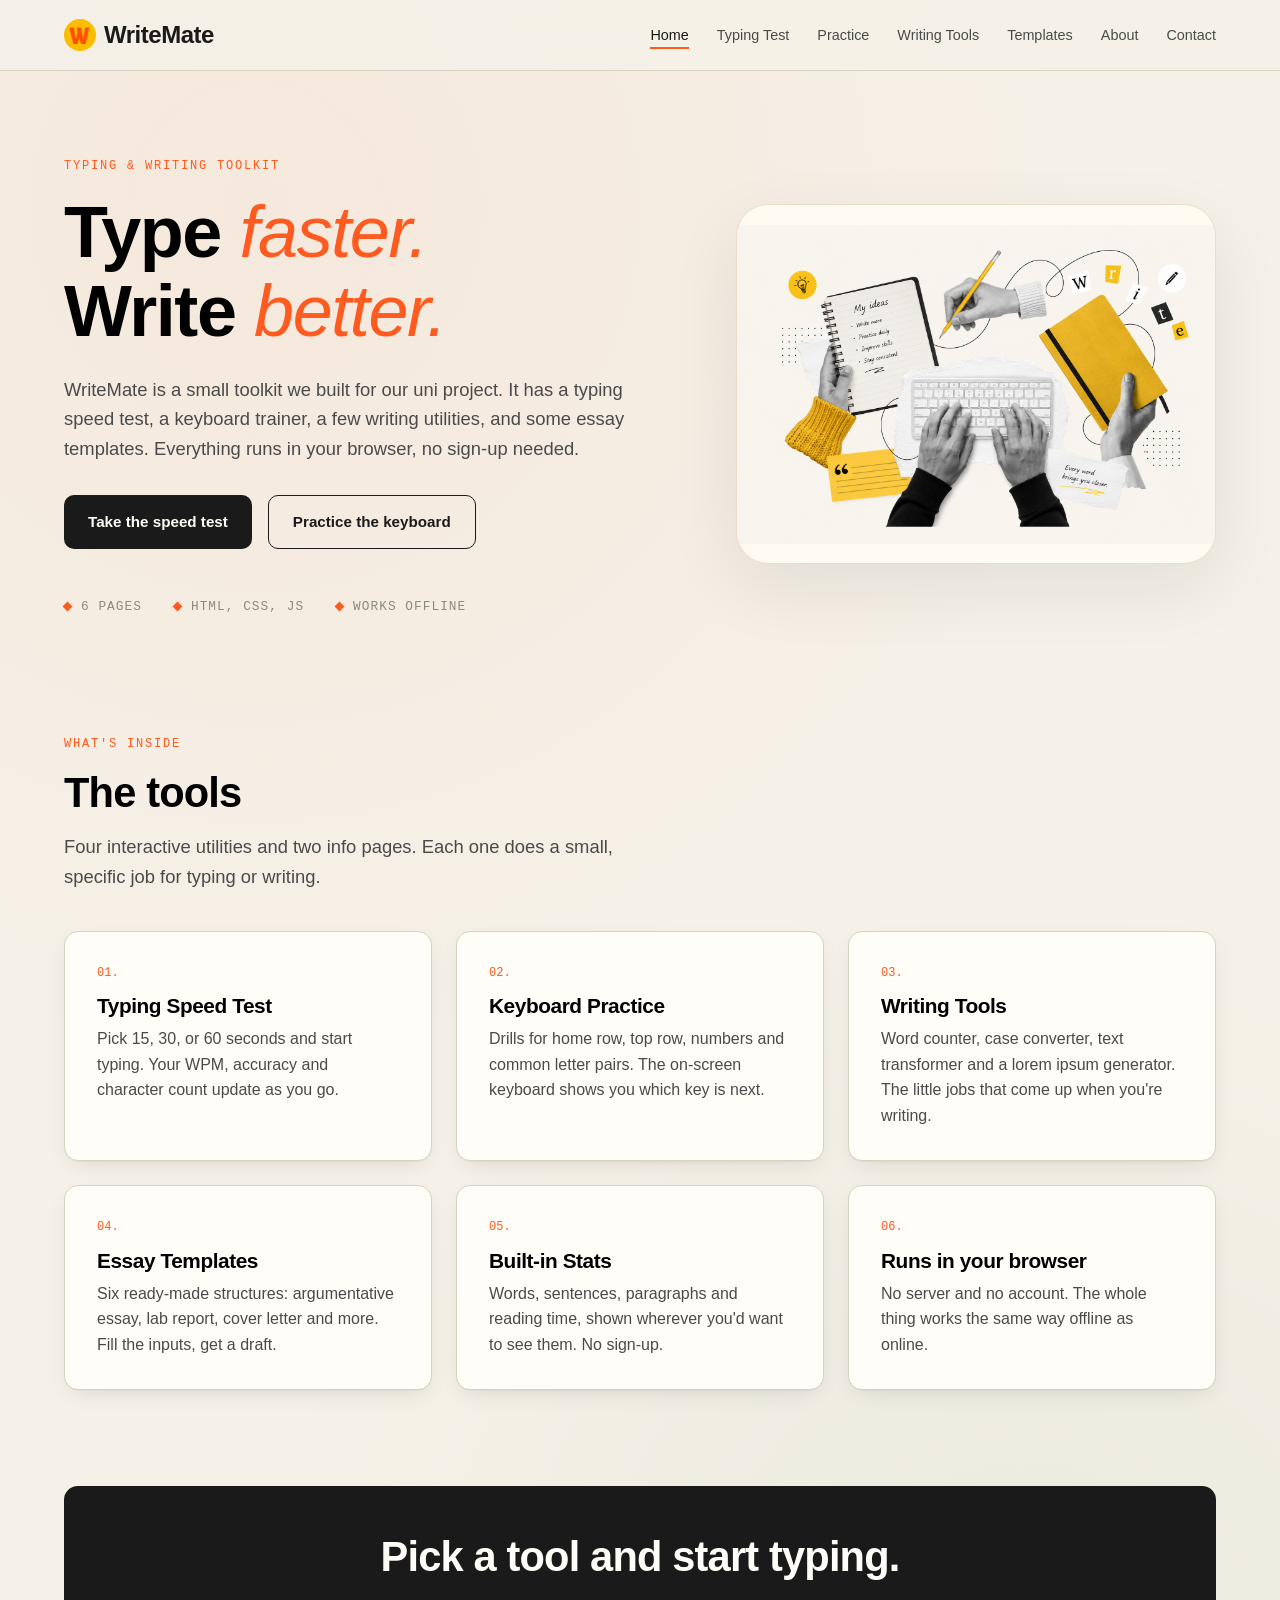
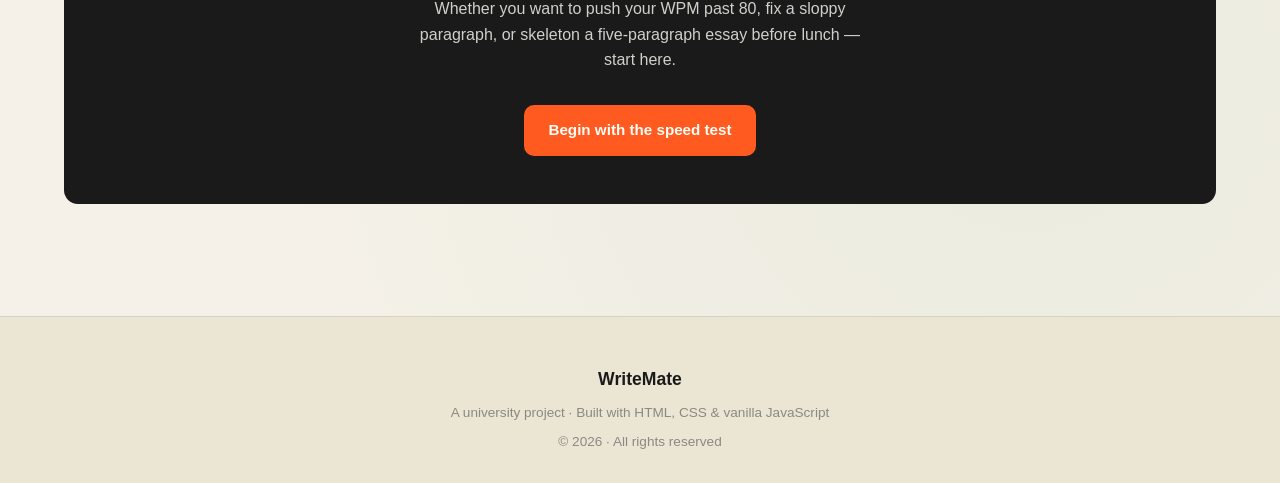
<file: index.html>
<!DOCTYPE html>
<html lang="en">
<head>
  <meta charset="UTF-8" />
  <meta name="viewport" content="width=device-width, initial-scale=1.0" />
  <title>WriteMate — Typing and writing toolkit</title>
  <link rel="icon" type="image/svg+xml" href="images/logo.svg">
  <link rel="stylesheet" href="css/base.css" />
  <link rel="stylesheet" href="css/navbar.css" />
  <link rel="stylesheet" href="css/home.css" />
  <link rel="stylesheet" href="css/responsive.css" />
 
</head>
<body>
  <!-- NAV -->
<nav class="nav">
  <div class="nav-inner">
    <a href="index.html" class="brand">
      <img src="images/logo.svg" alt="WriteMate logo" class="brand-logo"> WriteMate
    </a>

    <button class="nav-toggle" aria-label="Menu">☰</button>

    <ul class="nav-links">
      <li><a href="index.html" class="active">Home</a></li>
      <li><a href="typing-test.html">Typing Test</a></li>
      <li><a href="practice.html">Practice</a></li>
      <li><a href="tools.html">Writing Tools</a></li>
      <li><a href="templates.html">Templates</a></li>
      <li><a href="about.html">About</a></li>
      <li><a href="contact.html">Contact</a></li>
    </ul>
  </div>
</nav>

<!---
  
    <div class="nav-inner">
      <a href="index.html" class="brand"><span class="brand-dot"></span> WriteMate</a>
      <button class="nav-toggle" aria-label="Menu">☰</button>
      <ul class="nav-links">
        <li><a href="index.html">Home</a></li>
        <li><a href="typing-test.html">Typing Test</a></li>
        <li><a href="practice.html">Practice</a></li>
        <li><a href="tools.html">Writing Tools</a></li>
        <li><a href="templates.html">Templates</a></li>
        <li><a href="about.html">About</a></li>
        <li><a href="contact.html">Contact</a></li>
      </ul>
    </div>
  </nav>
--->

  <!-- HERO -->
  <!--
  <section class="hero">
    <div class="eyebrow fade-up">A typing & writing toolkit</div>
    <h1 class="fade-up">
      Type <span class="accent">faster.</span><br />
      Write <span class="accent">better.</span>
    </h1>
    <p class="lead fade-up" style="margin-top:1.5rem;">
      A focused workspace for measuring your typing speed, drilling weak keys,
      shaping ideas into clean prose, and starting essays from proven structures.
      No accounts. No tracking. Just keys and words.
    </p>
    <div class="hero-actions fade-up">
      <a href="typing-test.html" class="btn btn-primary">Take a speed test →</a>
      <a href="practice.html" class="btn btn-ghost">Practice the keyboard</a>
    </div>
    <div class="hero-meta fade-up">
      <span>6 modules</span>
      <span>Built with HTML · CSS · JS</span>
      <span>Works offline</span>
    </div>
  </section>
  -->
  <section class="hero">
    <div class="hero-left">
      <div class="eyebrow fade-up">Typing & writing toolkit</div>
      <h1 class="fade-up">
        Type <span class="accent">faster.</span><br />
        Write <span class="accent">better.</span>
      </h1>
      <p class="lead fade-up" style="margin-top:1.5rem;">
        WriteMate is a small toolkit we built for our uni project. It has a typing speed test,
        a keyboard trainer, a few writing utilities, and some essay templates.
        Everything runs in your browser, no sign-up needed.
      </p>
      <div class="hero-actions fade-up">
        <a href="typing-test.html" class="btn btn-primary">Take the speed test </a>
        <a href="practice.html" class="btn btn-ghost">Practice the keyboard</a>
      </div>
      <div class="hero-meta fade-up">
        <span>6 pages</span>
        <span>HTML, CSS, JS</span>
        <span>Works offline</span>
      </div>
    </div>
  
    <div class="hero-right">
      <div class="hero-svg-box">
        <img src="images/writing.png" alt="">
      </div>
    </div>
  </section>

  <!-- FEATURES -->
  <section class="container">
    <div class="eyebrow">What's inside</div>
    <h2>The tools</h2>
    <p class="lead" style="margin-bottom:2.5rem;">
      Four interactive utilities and two info pages. Each one does a small,
      specific job for typing or writing.
    </p>
  
    <div class="grid-3">
      <a href="typing-test.html" class="card fade-up" style="text-decoration:none; color:inherit;">
        <div class="feature-num">01.</div>
        <h3>Typing Speed Test</h3>
        <p style="color:var(--ink-soft); margin-top:0.5rem;">
          Pick 15, 30, or 60 seconds and start typing. Your WPM, accuracy
          and character count update as you go.
        </p>
      </a>
  
      <a href="practice.html" class="card fade-up" style="text-decoration:none; color:inherit;">
        <div class="feature-num">02.</div>
        <h3>Keyboard Practice</h3>
        <p style="color:var(--ink-soft); margin-top:0.5rem;">
          Drills for home row, top row, numbers and common letter pairs.
          The on-screen keyboard shows you which key is next.
        </p>
      </a>
  
      <a href="tools.html" class="card fade-up" style="text-decoration:none; color:inherit;">
        <div class="feature-num">03.</div>
        <h3>Writing Tools</h3>
        <p style="color:var(--ink-soft); margin-top:0.5rem;">
          Word counter, case converter, text transformer and a lorem ipsum
          generator. The little jobs that come up when you're writing.
        </p>
      </a>
  
      <a href="templates.html" class="card fade-up" style="text-decoration:none; color:inherit;">
        <div class="feature-num">04.</div>
        <h3>Essay Templates</h3>
        <p style="color:var(--ink-soft); margin-top:0.5rem;">
          Six ready-made structures: argumentative essay, lab report, cover
          letter and more. Fill the inputs, get a draft.
        </p>
      </a>
  
      <div class="card fade-up">
        <div class="feature-num">05.</div>
        <h3>Built-in Stats</h3>
        <p style="color:var(--ink-soft); margin-top:0.5rem;">
          Words, sentences, paragraphs and reading time, shown wherever
          you'd want to see them. No sign-up.
        </p>
      </div>
  
      <div class="card fade-up">
        <div class="feature-num">06.</div>
        <h3>Runs in your browser</h3>
        <p style="color:var(--ink-soft); margin-top:0.5rem;">
          No server and no account. The whole thing works the same way
          offline as online.
        </p>
      </div>
    </div>
  </section>

  <!-- CTA -->
  <section class="container">
    <div style="background:var(--ink); color:var(--paper); border-radius:var(--radius); padding:3rem 2rem; text-align:center;">
      <h2 style="color:var(--paper);">Pick a tool and start typing.</h2>
      <p style="opacity:0.8; max-width:50ch; margin:1rem auto 2rem;">
        Whether you want to push your WPM past 80, fix a sloppy paragraph, or skeleton a five-paragraph essay before lunch — start here.
      </p>
      <a href="typing-test.html" class="btn" style="background:var(--accent); color:var(--paper);">Begin with the speed test </a>
    </div>
  </section>

  <!-- FOOTER -->
  <footer class="footer">
    <div class="footer-brand">WriteMate</div>
    <p>A university project · Built with HTML, CSS &amp; vanilla JavaScript</p>
    <p style="margin-top:0.5rem;">© <span data-year>2026</span> · All rights reserved</p>
  </footer>

  <script src="js/main.js"></script>
</body>
</html>
</file>
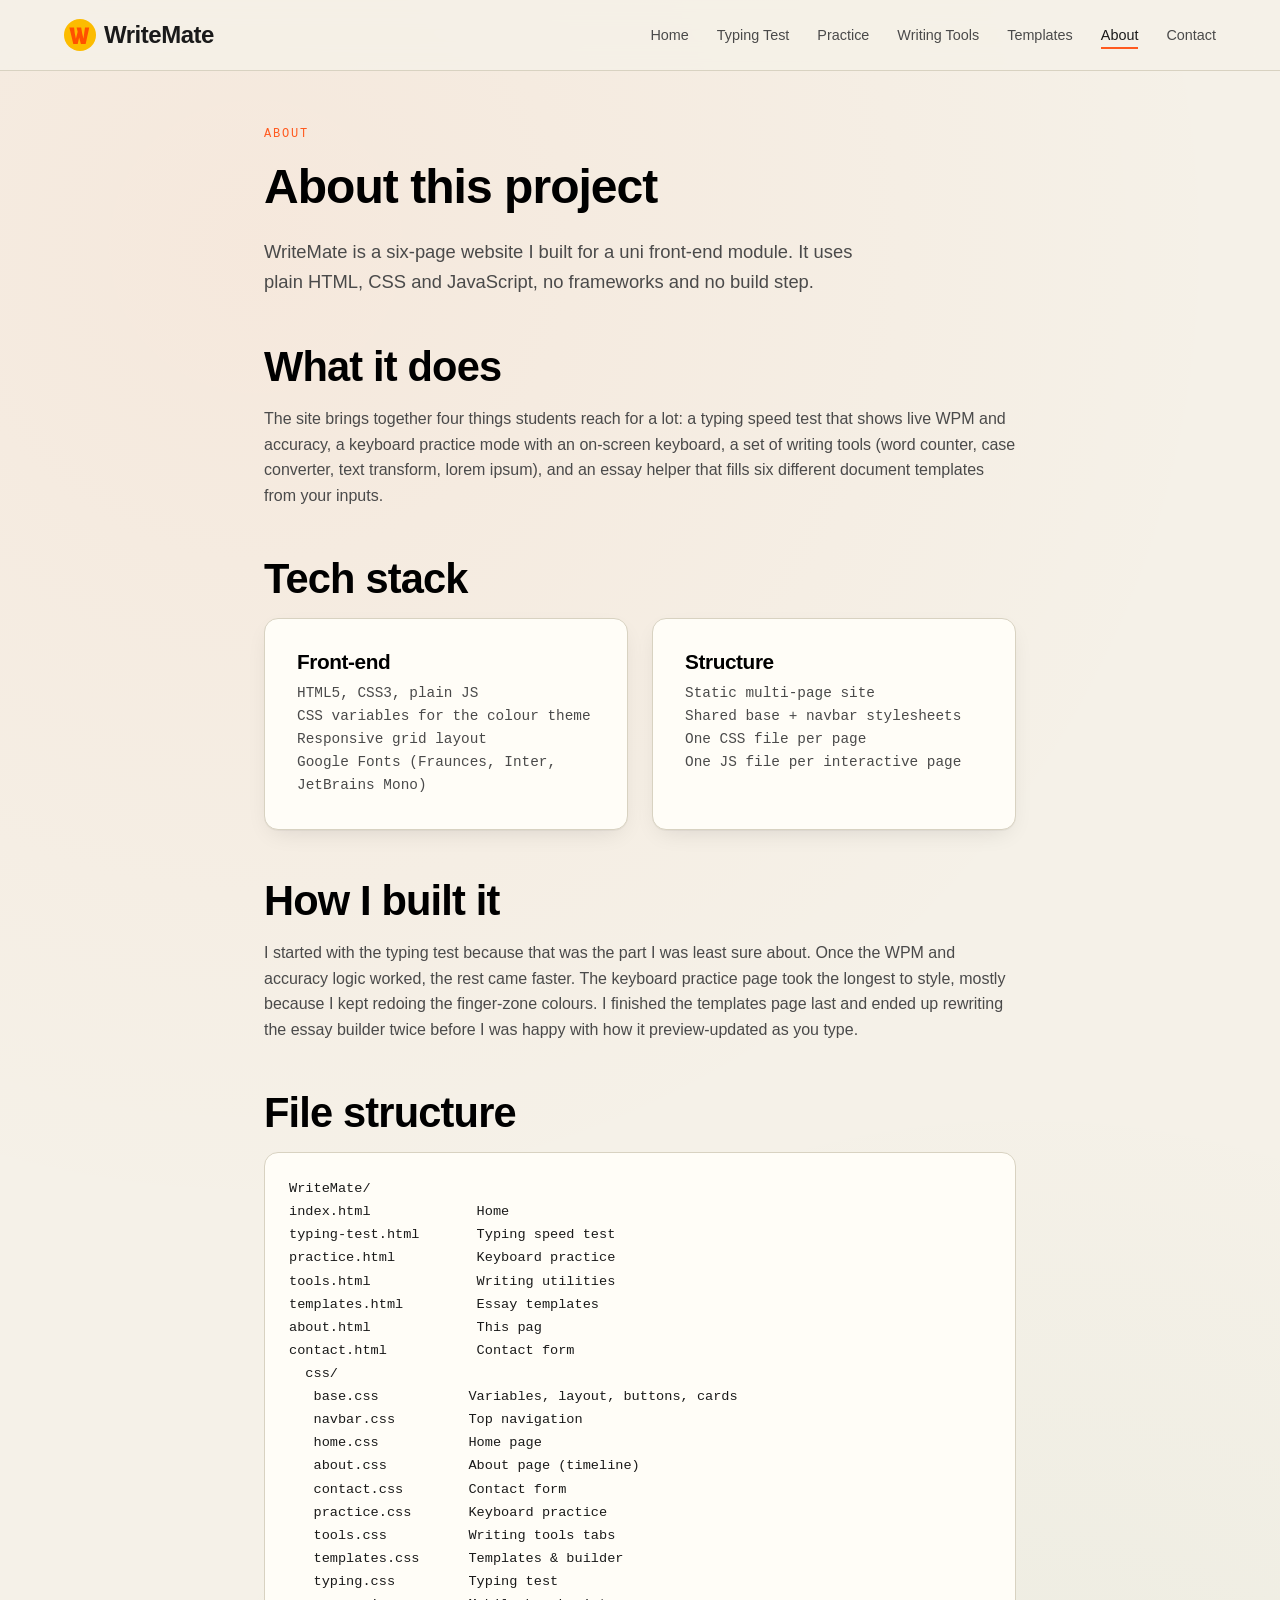
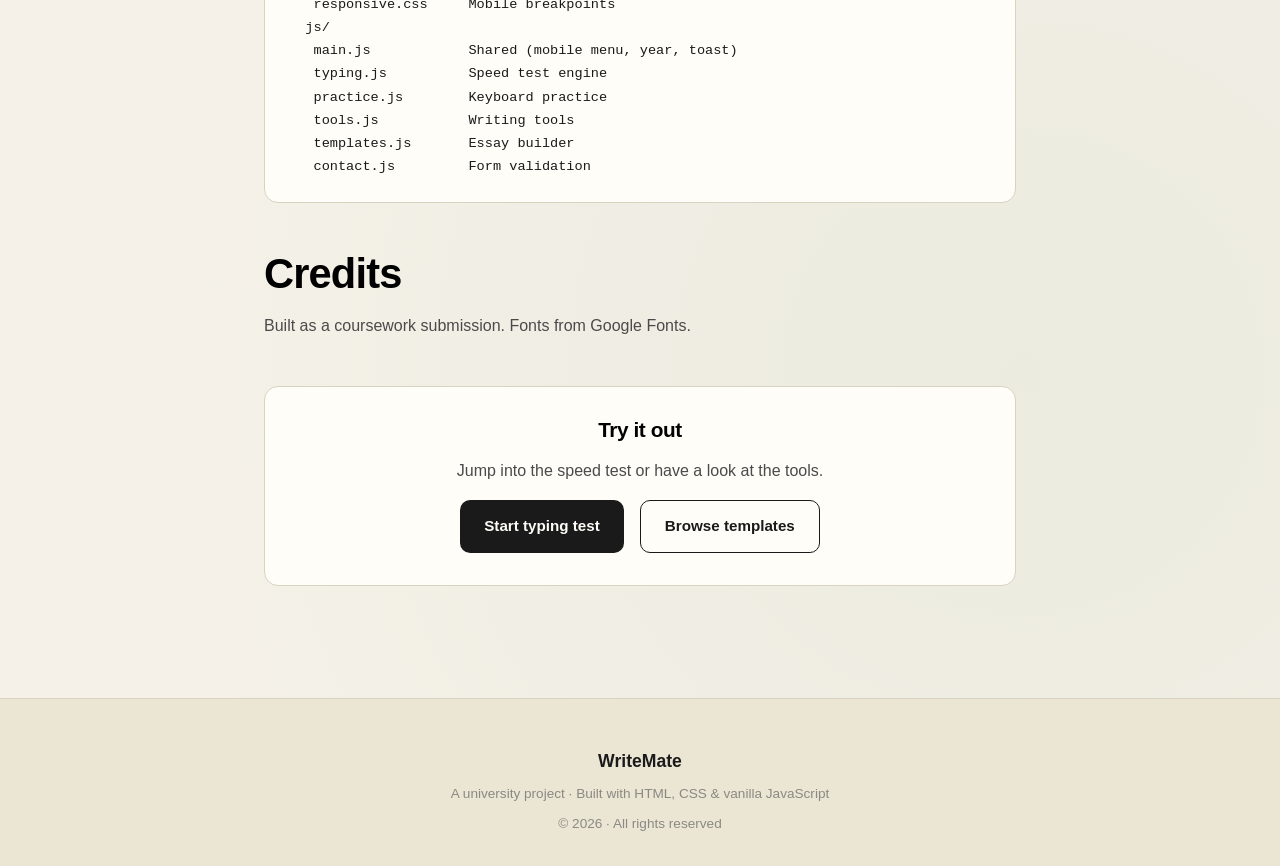
<file: about.html>
<!DOCTYPE html>
<html lang="en">
<head>
  <meta charset="UTF-8" />
  <meta name="viewport" content="width=device-width, initial-scale=1.0" />
  <title>About — WriteMate</title>
  <link rel="icon" type="image/svg+xml" href="images/logo.svg">
  <link rel="stylesheet" href="css/base.css" />
  <link rel="stylesheet" href="css/navbar.css" />
  <link rel="stylesheet" href="css/about.css" />
  <link rel="stylesheet" href="css/responsive.css" />
</head>
<body>

  <nav class="nav">
    <div class="nav-inner">
      <a href="index.html" class="brand"><img src="images/logo.svg" alt="WriteMate logo" class="brand-logo"> WriteMate</a>
      <button class="nav-toggle" aria-label="Menu">☰</button>
      <ul class="nav-links">
        <li><a href="index.html">Home</a></li>
        <li><a href="typing-test.html">Typing Test</a></li>
        <li><a href="practice.html">Practice</a></li>
        <li><a href="tools.html">Writing Tools</a></li>
        <li><a href="templates.html">Templates</a></li>
        <li><a href="about.html">About</a></li>
        <li><a href="contact.html">Contact</a></li>
      </ul>
    </div>
  </nav>

  <section class="container-narrow">
    <div class="eyebrow">About</div>
    <h1 style="font-size:clamp(2rem,4vw,3rem);">About this project</h1>
    <p class="lead" style="margin-top:1.5rem;">
      WriteMate is a six-page website I built for a uni front-end module.
      It uses plain HTML, CSS and JavaScript, no frameworks and no build step.
    </p>
  
    <h2 style="margin-top:3rem;">What it does</h2>
    <p style="color:var(--ink-soft); margin-top:1rem;">
      The site brings together four things students reach for a lot:
      a typing speed test that shows live WPM and accuracy, a keyboard
      practice mode with an on-screen keyboard, a set of writing tools
      (word counter, case converter, text transform, lorem ipsum), and an
      essay helper that fills six different document templates from your inputs.
    </p>
  
    <h2 style="margin-top:3rem;">Tech stack</h2>
    <div class="grid-2" style="margin-top:1rem;">
      <div class="card">
        <h3>Front-end</h3>
        <p style="font-family:var(--mono); font-size:0.9rem; color:var(--ink-soft); margin-top:0.5rem;">
          HTML5, CSS3, plain JS<br />
          CSS variables for the colour theme<br />
          Responsive grid layout<br />
          Google Fonts (Fraunces, Inter, JetBrains Mono)
        </p>
      </div>
      <div class="card">
        <h3>Structure</h3>
        <p style="font-family:var(--mono); font-size:0.9rem; color:var(--ink-soft); margin-top:0.5rem;">
          Static multi-page site<br />
          Shared base + navbar stylesheets<br />
          One CSS file per page<br />
          One JS file per interactive page
        </p>
      </div>
    </div>
  
    <h2 style="margin-top:3rem;">How I built it</h2>
    <p style="color:var(--ink-soft); margin-top:1rem;">
      I started with the typing test because that was the part I was least
      sure about. Once the WPM and accuracy logic worked, the rest came
      faster. The keyboard practice page took the longest to style, mostly
      because I kept redoing the finger-zone colours. I finished the
      templates page last and ended up rewriting the essay builder twice
      before I was happy with how it preview-updated as you type.
    </p>
  
    <h2 style="margin-top:3rem;">File structure</h2>
    <pre style="background:var(--paper); border:1px solid var(--line); border-radius:var(--radius); padding:1.5rem; font-family:var(--mono); font-size:0.85rem; overflow-x:auto; line-height:1.7;">WriteMate/
index.html             Home
typing-test.html       Typing speed test
practice.html          Keyboard practice
tools.html             Writing utilities
templates.html         Essay templates
about.html             This pag
contact.html           Contact form
  css/
   base.css           Variables, layout, buttons, cards
   navbar.css         Top navigation
   home.css           Home page
   about.css          About page (timeline)
   contact.css        Contact form
   practice.css       Keyboard practice
   tools.css          Writing tools tabs
   templates.css      Templates &amp; builder
   typing.css         Typing test
   responsive.css     Mobile breakpoints
  js/
   main.js            Shared (mobile menu, year, toast)
   typing.js          Speed test engine
   practice.js        Keyboard practice
   tools.js           Writing tools
   templates.js       Essay builder
   contact.js         Form validation</pre>
  
    <h2 style="margin-top:3rem;">Credits</h2>
    <p style="color:var(--ink-soft); margin-top:1rem;">
      Built as a coursework submission. Fonts from Google Fonts.
    </p>
  
    <div style="margin-top:3rem; padding:2rem; background:var(--paper); border:1px solid var(--line); border-radius:var(--radius); text-align:center;">
      <h3>Try it out</h3>
      <p style="color:var(--ink-soft); margin:1rem 0;">Jump into the speed test or have a look at the tools.</p>
      <div style="display:flex; gap:1rem; justify-content:center; flex-wrap:wrap;">
        <a href="typing-test.html" class="btn btn-primary">Start typing test </a>
        <a href="templates.html" class="btn btn-ghost">Browse templates</a>
      </div>
    </div>
  </section>

  <footer class="footer">
    <div class="footer-brand">WriteMate</div>
    <p>A university project · Built with HTML, CSS &amp; vanilla JavaScript</p>
    <p style="margin-top:0.5rem;">© <span data-year>2026</span> · All rights reserved</p>
  </footer>

  <script src="js/main.js"></script>
</body>
</html>
</file>
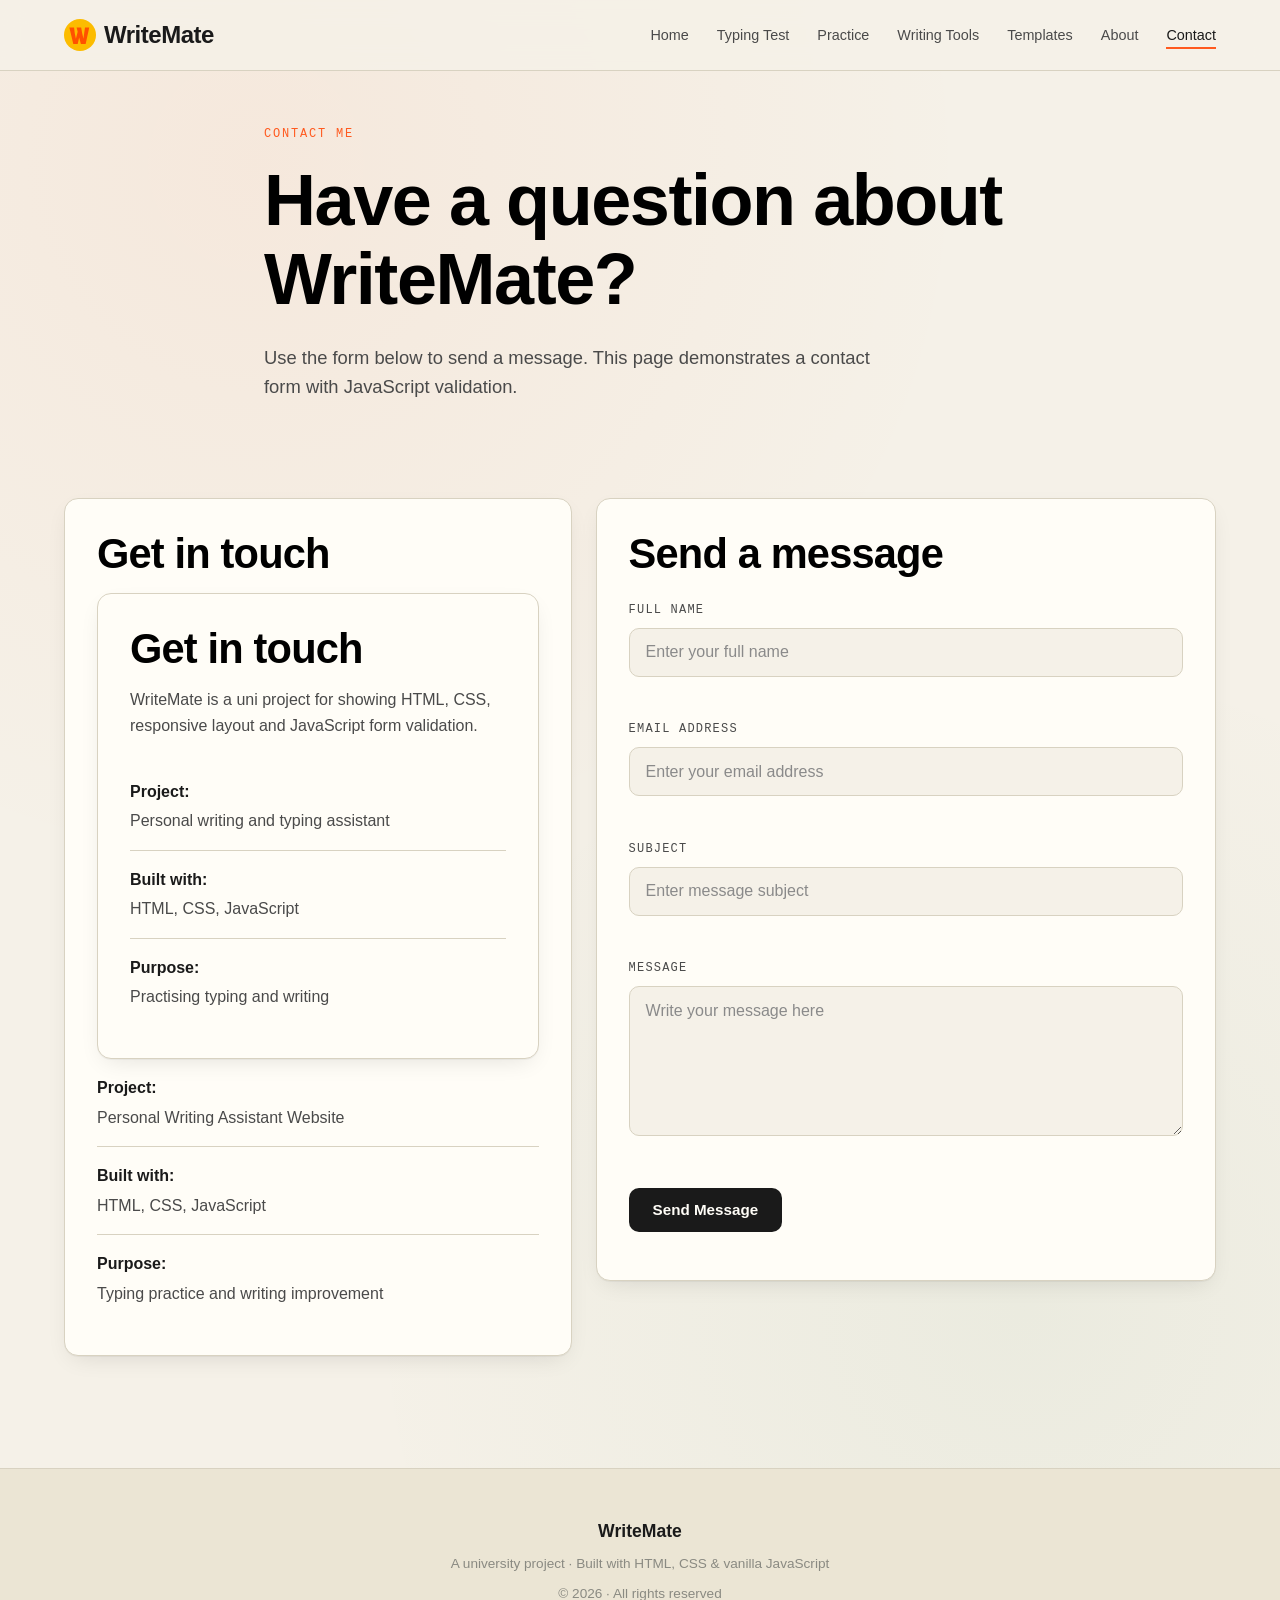
<file: contact.html>
<!DOCTYPE html>
<html lang="en">
<head>
  <meta charset="UTF-8" />
  <meta name="viewport" content="width=device-width, initial-scale=1.0" />

  <title>Contact — WriteMate</title>
  <link rel="icon" type="image/svg+xml" href="images/logo.svg">
  <link rel="stylesheet" href="css/base.css" />
  <link rel="stylesheet" href="css/navbar.css" />
  <link rel="stylesheet" href="css/contact.css" />
  <link rel="stylesheet" href="css/responsive.css" />

  <!-- Internal Style Sheet Example -->
  <style>
    .internal-style-note {
      background-color: #fff3e6;
      border-left: 4px solid #ff5a1f;
      padding: 1rem;
      border-radius: 10px;
      margin-top: 1.5rem;
      color: #4a4a4a;
    }
  </style>
</head>
<body>

  <!-- NAV -->
  <nav class="nav">
    <div class="nav-inner">
      <a href="index.html" class="brand">
        <img src="images/logo.svg" alt="WriteMate logo" class="brand-logo">  WriteMate
      </a>

      <button class="nav-toggle" aria-label="Menu">☰</button>

      <ul class="nav-links">
        <li><a href="index.html">Home</a></li>
        <li><a href="typing-test.html">Typing Test</a></li>
        <li><a href="practice.html">Practice</a></li>
        <li><a href="tools.html">Writing Tools</a></li>
        <li><a href="templates.html">Templates</a></li>
        <li><a href="about.html">About</a></li>
        <li><a href="contact.html" class="active">Contact</a></li>
      </ul>
    </div>
  </nav>

  <main>
    <section class="container-narrow">
      <div class="eyebrow">Contact me</div>

      <h1>Have a question about WriteMate?</h1>

      <p class="lead" style="margin-top: 1.5rem;">
        Use the form below to send a message. This page demonstrates a contact form
        with JavaScript validation.
      </p>


    </section>

    <section class="container">
      <div class="contact-layout">
        <div class="contact-info card">
          <h2>Get in touch</h2>

          <div class="contact-info card">
            <h2>Get in touch</h2>
          
            <p>
              WriteMate is a uni project for showing HTML, CSS, responsive
              layout and JavaScript form validation.
            </p>
          
            <div class="contact-detail">
              <strong>Project:</strong>
              <span>Personal writing and typing assistant</span>
            </div>
          
            <div class="contact-detail">
              <strong>Built with:</strong>
              <span>HTML, CSS, JavaScript</span>
            </div>
          
            <div class="contact-detail">
              <strong>Purpose:</strong>
              <span>Practising typing and writing</span>
            </div>
          </div>
          <div class="contact-detail">
            <strong>Project:</strong>
            <span>Personal Writing Assistant Website</span>
          </div>

          <div class="contact-detail">
            <strong>Built with:</strong>
            <span>HTML, CSS, JavaScript</span>
          </div>

          <div class="contact-detail">
            <strong>Purpose:</strong>
            <span>Typing practice and writing improvement</span>
          </div>
        </div>

        <div class="contact-form-card card">
          <h2>Send a message</h2>

          <form id="contact-form" novalidate>
            <div class="form-group">
              <label for="name">Full Name</label>
              <input type="text" id="name" placeholder="Enter your full name" />
              <small class="error-message" id="name-error"></small>
            </div>

            <div class="form-group">
              <label for="email">Email Address</label>
              <input type="email" id="email" placeholder="Enter your email address" />
              <small class="error-message" id="email-error"></small>
            </div>

            <div class="form-group">
              <label for="subject">Subject</label>
              <input type="text" id="subject" placeholder="Enter message subject" />
              <small class="error-message" id="subject-error"></small>
            </div>

            <div class="form-group">
              <label for="message">Message</label>
              <textarea id="message" placeholder="Write your message here"></textarea>
              <small class="error-message" id="message-error"></small>
            </div>

            <button type="submit" class="btn btn-primary">Send Message</button>

            <p id="form-status"></p>
          </form>
        </div>
      </div>
    </section>
  </main>

  <!-- FOOTER -->
  <footer class="footer">
    <div class="footer-brand">WriteMate</div>
    <p>A university project · Built with HTML, CSS &amp; vanilla JavaScript</p>
    <p style="margin-top:0.5rem;">© <span data-year>2026</span> · All rights reserved</p>
  </footer>

  <script src="js/main.js"></script>
  <script src="js/contact.js"></script>
</body>
</html>
</file>
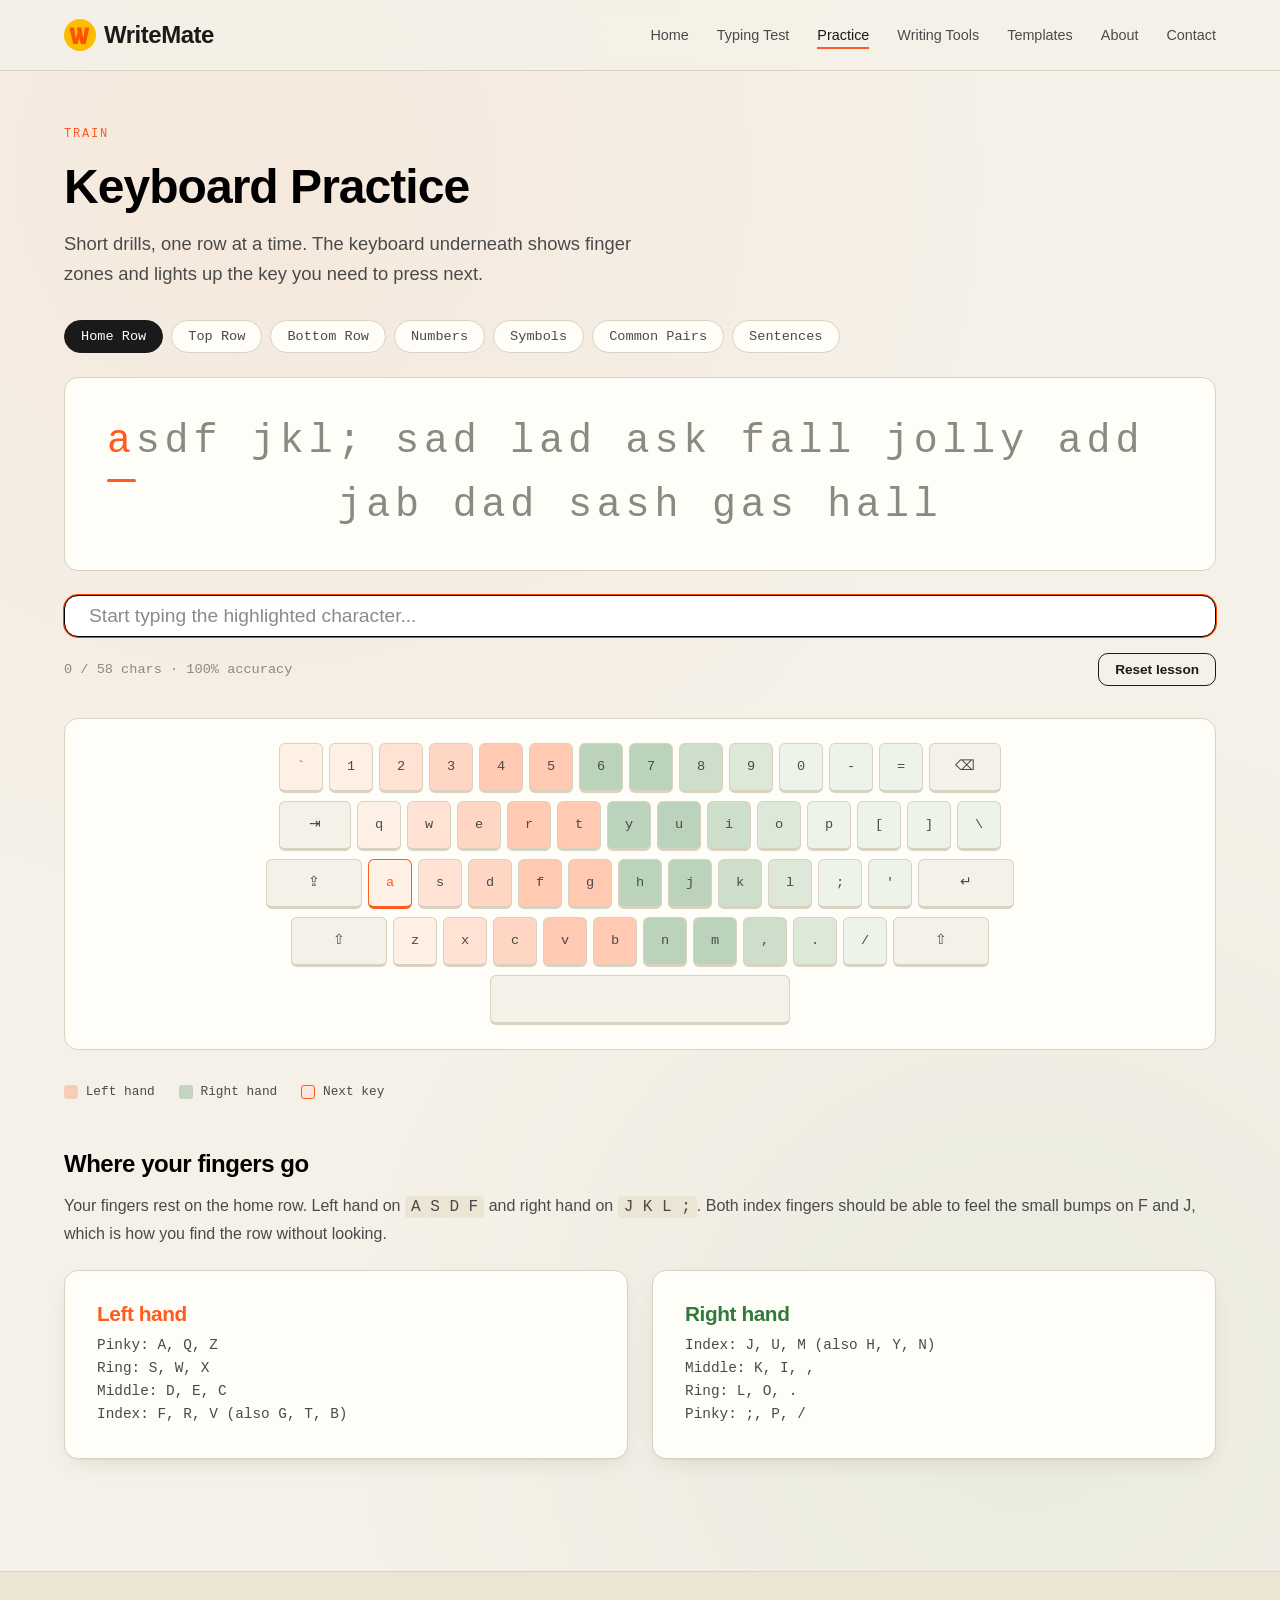
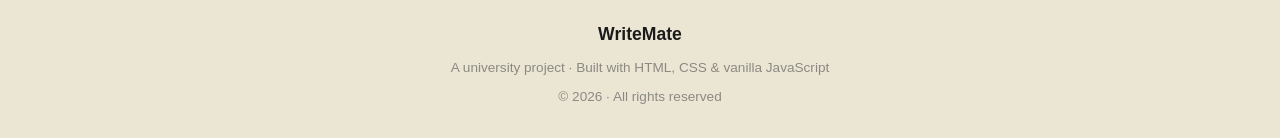
<file: practice.html>
<!DOCTYPE html>
<html lang="en">
<head>
  <meta charset="UTF-8" />
  <meta name="viewport" content="width=device-width, initial-scale=1.0" />
  <title>Keyboard Practice — WriteMate</title>
  <link rel="icon" type="image/svg+xml" href="images/logo.svg">
  <link rel="stylesheet" href="css/base.css" />
  <link rel="stylesheet" href="css/navbar.css" />
  <link rel="stylesheet" href="css/practice.css" />
  <link rel="stylesheet" href="css/responsive.css" />
</head>
<body>

  <nav class="nav">
    <div class="nav-inner">
      <a href="index.html" class="brand"><img src="images/logo.svg" alt="WriteMate logo" class="brand-logo">WriteMate</a>
      <button class="nav-toggle" aria-label="Menu">☰</button>
      <ul class="nav-links">
        <li><a href="index.html">Home</a></li>
        <li><a href="typing-test.html">Typing Test</a></li>
        <li><a href="practice.html">Practice</a></li>
        <li><a href="tools.html">Writing Tools</a></li>
        <li><a href="templates.html">Templates</a></li>
        <li><a href="about.html">About</a></li>
        <li><a href="contact.html">Contact</a></li>
      </ul>
    </div>
  </nav>

  <section class="container">
    <div class="eyebrow">Train</div>
    <h1 style="font-size:clamp(2rem,4vw,3rem);">Keyboard Practice</h1>
    <p class="lead" style="margin-top:1rem;">
      Short drills, one row at a time. The keyboard underneath shows
      finger zones and lights up the key you need to press next.
    </p>

    <!-- LESSON PICKER -->
    <div class="lesson-pills" style="margin-top:2rem;">
      <button class="lesson-pill active" data-lesson="homerow">Home Row</button>
      <button class="lesson-pill" data-lesson="toprow">Top Row</button>
      <button class="lesson-pill" data-lesson="bottomrow">Bottom Row</button>
      <button class="lesson-pill" data-lesson="numbers">Numbers</button>
      <button class="lesson-pill" data-lesson="symbols">Symbols</button>
      <button class="lesson-pill" data-lesson="bigrams">Common Pairs</button>
      <button class="lesson-pill" data-lesson="sentences">Sentences</button>
    </div>

    <!-- TARGET TEXT -->
    <div class="practice-target" id="practice-target"></div>

    <!-- INPUT -->
    <input
      type="text"
      class="typing-input"
      id="practice-input"
      autocomplete="off"
      autocorrect="off"
      autocapitalize="off"
      spellcheck="false"
      placeholder="Start typing the highlighted character..."
    />

    <div style="display:flex; justify-content:space-between; align-items:center; margin-top:1rem; flex-wrap:wrap; gap:1rem;">
      <div id="practice-status" style="font-family:var(--mono); font-size:0.85rem; color:var(--ink-mute);"></div>
      <button class="btn btn-ghost btn-small" id="practice-reset">Reset lesson</button>
    </div>

    <!-- VISUAL KEYBOARD -->
    <div class="keyboard" id="keyboard"></div>

    <!-- LEGEND -->
    <div style="display:flex; gap:1.5rem; flex-wrap:wrap; font-family:var(--mono); font-size:0.8rem; color:var(--ink-soft); margin-top:1rem;">
      <span><span style="display:inline-block; width:14px; height:14px; background:rgba(255,90,31,0.24); border-radius:3px; vertical-align:middle;"></span> Left hand</span>
      <span><span style="display:inline-block; width:14px; height:14px; background:rgba(47,122,61,0.24); border-radius:3px; vertical-align:middle;"></span> Right hand</span>
      <span><span style="display:inline-block; width:14px; height:14px; background:var(--accent-soft); border:1px solid var(--accent); border-radius:3px; vertical-align:middle;"></span> Next key</span>
    </div>

    <!-- FINGER GUIDE -->
    <div style="margin-top:3rem;">
      <h2 style="font-size:1.5rem;">Where your fingers go</h2>
      <p style="color:var(--ink-soft); margin:1rem 0;">
        Your fingers rest on the home row. Left hand on
        <code style="font-family:var(--mono); background:var(--bg-deep); padding:2px 6px; border-radius:4px;">A S D F</code>
        and right hand on
        <code style="font-family:var(--mono); background:var(--bg-deep); padding:2px 6px; border-radius:4px;">J K L ;</code>.
        Both index fingers should be able to feel the small bumps on F and J,
        which is how you find the row without looking.
      </p>
      <div class="grid-2" style="margin-top:1.5rem;">
        <div class="card">
          <h3 style="color:var(--accent);">Left hand</h3>
          <p style="font-family:var(--mono); font-size:0.9rem; color:var(--ink-soft); margin-top:0.5rem;">
            Pinky: A, Q, Z<br />
            Ring: S, W, X<br />
            Middle: D, E, C<br />
            Index: F, R, V (also G, T, B)
          </p>
        </div>
        <div class="card">
          <h3 style="color:var(--good);">Right hand</h3>
          <p style="font-family:var(--mono); font-size:0.9rem; color:var(--ink-soft); margin-top:0.5rem;">
            Index: J, U, M (also H, Y, N)<br />
            Middle: K, I, ,<br />
            Ring: L, O, .<br />
            Pinky: ;, P, /
          </p>
        </div>
      </div>
    </div>
  </section>

  <footer class="footer">
    <div class="footer-brand">WriteMate</div>
    <p>A university project · Built with HTML, CSS &amp; vanilla JavaScript</p>
    <p style="margin-top:0.5rem;">© <span data-year>2026</span> · All rights reserved</p>
  </footer>

  <script src="js/main.js"></script>
  <script src="js/practice.js"></script>
</body>
</html>
</file>
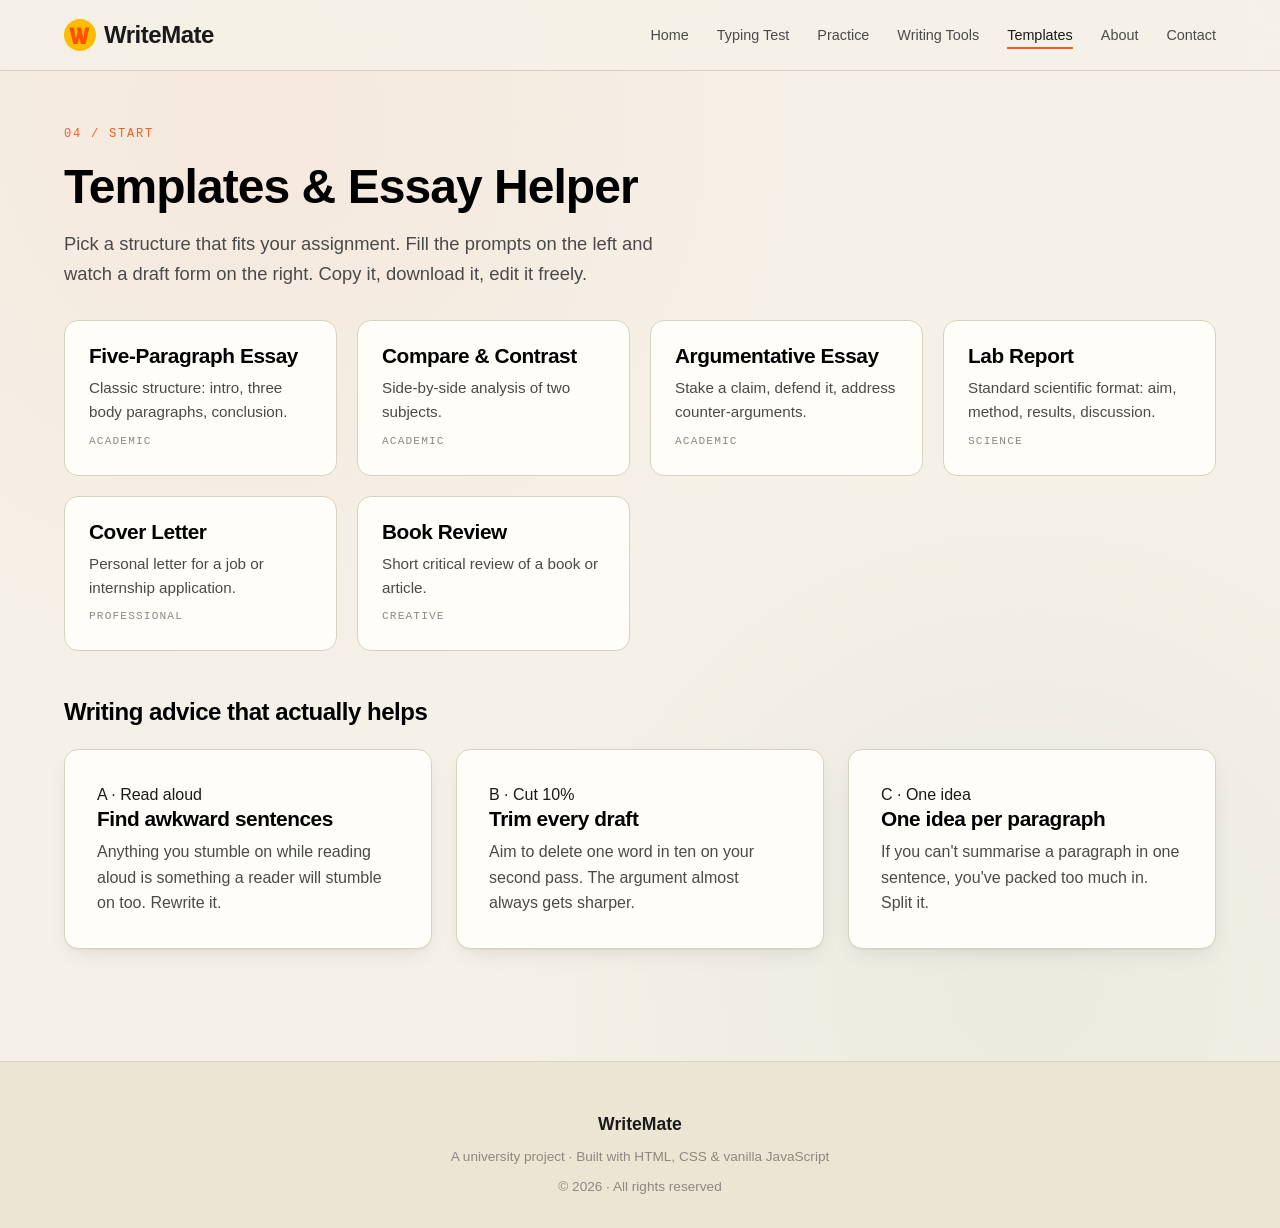
<file: templates.html>
<!DOCTYPE html>
<html lang="en">
<head>
  <meta charset="UTF-8" />
  <meta name="viewport" content="width=device-width, initial-scale=1.0" />
  <title>Templates & Essay Helper — WriteMate</title>
  <link rel="icon" type="image/svg+xml" href="images/logo.svg">
  <link rel="stylesheet" href="css/base.css" />
  <link rel="stylesheet" href="css/navbar.css" />
  <link rel="stylesheet" href="css/templates.css" />
  <link rel="stylesheet" href="css/responsive.css" />
</head>
<body>

  <nav class="nav">
    <div class="nav-inner">
      <a href="index.html" class="brand"><img src="images/logo.svg" alt="WriteMate logo" class="brand-logo"> WriteMate</a>
      <button class="nav-toggle" aria-label="Menu">☰</button>
      <ul class="nav-links">
        <li><a href="index.html">Home</a></li>
        <li><a href="typing-test.html">Typing Test</a></li>
        <li><a href="practice.html">Practice</a></li>
        <li><a href="tools.html">Writing Tools</a></li>
        <li><a href="templates.html">Templates</a></li>
        <li><a href="about.html">About</a></li>
        <li><a href="contact.html">Contact</a></li>
      </ul>
    </div>
  </nav>

  <section class="container">
    <div class="eyebrow">04 / Start</div>
    <h1 style="font-size:clamp(2rem,4vw,3rem);">Templates &amp; Essay Helper</h1>
    <p class="lead" style="margin-top:1rem;">
      Pick a structure that fits your assignment. Fill the prompts on the left and watch a draft form on the right.
      Copy it, download it, edit it freely.
    </p>

    <!-- TEMPLATE GRID -->
    <div class="template-grid" id="template-grid"></div>

    <!-- BUILDER -->
    <div class="essay-builder" id="essay-builder" style="display:none;">
      <h2 id="builder-title" style="margin-bottom:1.5rem;"></h2>

      <div class="grid-2">
        <div>
          <h3 style="font-size:1.05rem; margin-bottom:1rem; color:var(--ink-soft);">Fill in the details</h3>
          <div id="builder-fields"></div>
        </div>
        <div>
          <h3 style="font-size:1.05rem; margin-bottom:1rem; color:var(--ink-soft);">Live draft</h3>
          <div class="essay-preview" id="builder-preview"></div>
          <div style="margin-top:1rem; display:flex; gap:0.75rem; flex-wrap:wrap;">
            <button class="btn btn-primary btn-small" id="btn-copy-essay">Copy draft</button>
            <button class="btn btn-ghost btn-small" id="btn-download-essay">Download .txt</button>
          </div>
        </div>
      </div>
    </div>

    <!-- TIPS -->
    <div style="margin-top:3rem;">
      <h2 style="font-size:1.5rem;">Writing advice that actually helps</h2>
      <div class="grid-3" style="margin-top:1.5rem;">
        <div class="card">
          <div class="feature-num">A · Read aloud</div>
          <h3>Find awkward sentences</h3>
          <p style="color:var(--ink-soft); margin-top:0.5rem;">Anything you stumble on while reading aloud is something a reader will stumble on too. Rewrite it.</p>
        </div>
        <div class="card">
          <div class="feature-num">B · Cut 10%</div>
          <h3>Trim every draft</h3>
          <p style="color:var(--ink-soft); margin-top:0.5rem;">Aim to delete one word in ten on your second pass. The argument almost always gets sharper.</p>
        </div>
        <div class="card">
          <div class="feature-num">C · One idea</div>
          <h3>One idea per paragraph</h3>
          <p style="color:var(--ink-soft); margin-top:0.5rem;">If you can't summarise a paragraph in one sentence, you've packed too much in. Split it.</p>
        </div>
      </div>
    </div>
  </section>

  <footer class="footer">
    <div class="footer-brand">WriteMate</div>
    <p>A university project · Built with HTML, CSS &amp; vanilla JavaScript</p>
    <p style="margin-top:0.5rem;">© <span data-year>2026</span> · All rights reserved</p>
  </footer>

  <script src="js/main.js"></script>
  <script src="js/templates.js"></script>
</body>
</html>
</file>
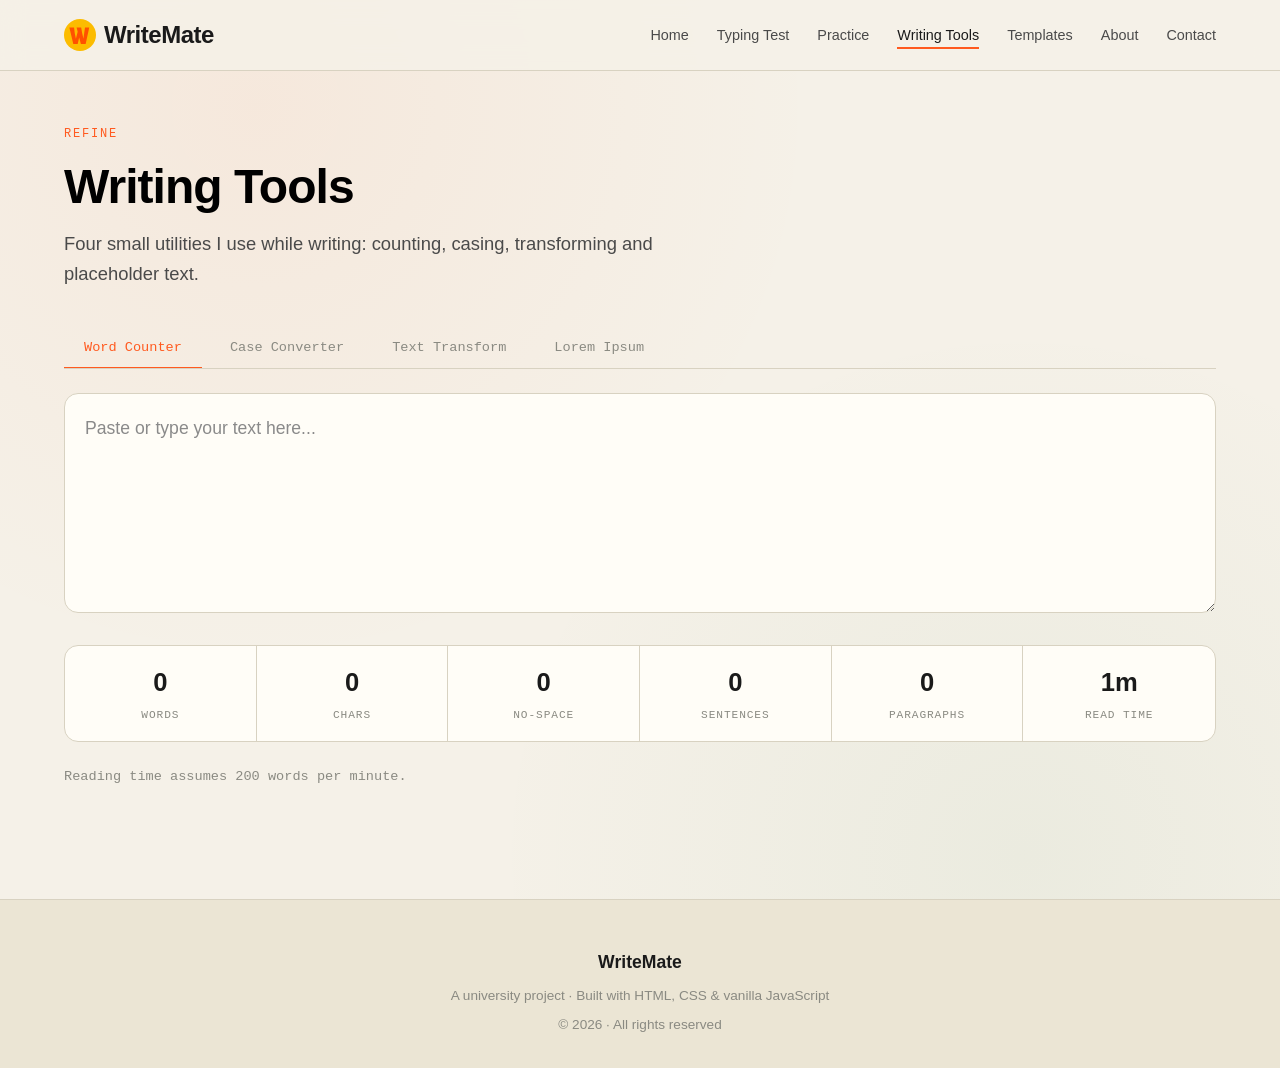
<file: tools.html>
<!DOCTYPE html>
<html lang="en">
<head>
  <meta charset="UTF-8" />
  <meta name="viewport" content="width=device-width, initial-scale=1.0" />
  <title>Writing Tools — WriteMate</title>
  <link rel="icon" type="image/svg+xml" href="images/logo.svg">
  <link rel="stylesheet" href="css/base.css" />
  <link rel="stylesheet" href="css/navbar.css" />
  <link rel="stylesheet" href="css/tools.css" />
  <link rel="stylesheet" href="css/responsive.css" />
</head>
<body>

  <nav class="nav">
    <div class="nav-inner">
      <a href="index.html" class="brand"><img src="images/logo.svg" alt="WriteMate logo" class="brand-logo">  WriteMate</a>
      <button class="nav-toggle" aria-label="Menu">☰</button>
      <ul class="nav-links">
        <li><a href="index.html">Home</a></li>
        <li><a href="typing-test.html">Typing Test</a></li>
        <li><a href="practice.html">Practice</a></li>
        <li><a href="tools.html">Writing Tools</a></li>
        <li><a href="templates.html">Templates</a></li>
        <li><a href="about.html">About</a></li>
        <li><a href="contact.html">Contact</a></li>
      </ul>
    </div>
  </nav>

  <section class="container">
    <div class="eyebrow">Refine</div>
    <h1 style="font-size:clamp(2rem,4vw,3rem);">Writing Tools</h1>
    <p class="lead" style="margin-top:1rem;">
      Four small utilities I use while writing: counting, casing,
      transforming and placeholder text.
    </p>

    <!-- TABS -->
    <div class="tool-tabs" style="margin-top:2.5rem;">
      <button class="tool-tab active" data-tab="stats">Word Counter</button>
      <button class="tool-tab" data-tab="case">Case Converter</button>
      <button class="tool-tab" data-tab="xform">Text Transform</button>
      <button class="tool-tab" data-tab="lorem">Lorem Ipsum</button>
    </div>

    <!-- PANEL: STATS -->
    <div class="tool-panel active" id="panel-stats">
      <textarea class="tool-input" id="stats-input" placeholder="Paste or type your text here..."></textarea>
      <div class="tool-stats">
        <div class="tool-stat"><div class="tool-stat-num" id="cnt-words">0</div><div class="tool-stat-label">Words</div></div>
        <div class="tool-stat"><div class="tool-stat-num" id="cnt-chars">0</div><div class="tool-stat-label">Chars</div></div>
        <div class="tool-stat"><div class="tool-stat-num" id="cnt-chars-nospace">0</div><div class="tool-stat-label">No-space</div></div>
        <div class="tool-stat"><div class="tool-stat-num" id="cnt-sentences">0</div><div class="tool-stat-label">Sentences</div></div>
        <div class="tool-stat"><div class="tool-stat-num" id="cnt-paragraphs">0</div><div class="tool-stat-label">Paragraphs</div></div>
        <div class="tool-stat"><div class="tool-stat-num" id="cnt-time">1m</div><div class="tool-stat-label">Read time</div></div>
      </div>
      <p style="color:var(--ink-mute); font-size:0.85rem; font-family:var(--mono);">
        Reading time assumes 200 words per minute.
      </p>
    </div>

    <!-- PANEL: CASE -->
    <div class="tool-panel" id="panel-case">
      <textarea class="tool-input" id="case-input" placeholder="Paste some text to convert..."></textarea>
      <div class="tool-actions">
        <button class="btn btn-ghost btn-small" data-case="upper">UPPERCASE</button>
        <button class="btn btn-ghost btn-small" data-case="lower">lowercase</button>
        <button class="btn btn-ghost btn-small" data-case="title">Title Case</button>
        <button class="btn btn-ghost btn-small" data-case="sentence">Sentence case</button>
        <button class="btn btn-ghost btn-small" data-case="alt">aLtErNaTiNg</button>
        <button class="btn btn-ghost btn-small" data-case="invert">iNVERT cASE</button>
      </div>
      <div class="tool-output empty" id="case-output">Choose a case style — the result appears here.</div>
      <div style="margin-top:0.75rem;">
        <button class="btn btn-primary btn-small" data-copy="case-output">Copy result</button>
      </div>
    </div>

    <!-- PANEL: TRANSFORM -->
    <div class="tool-panel" id="panel-xform">
      <textarea class="tool-input" id="xf-input" placeholder="Paste text or a list of lines..."></textarea>
      <div class="tool-actions">
        <button class="btn btn-ghost btn-small" data-xf="reverse">Reverse characters</button>
        <button class="btn btn-ghost btn-small" data-xf="reverse-words">Reverse words</button>
        <button class="btn btn-ghost btn-small" data-xf="sort">Sort lines A→Z</button>
        <button class="btn btn-ghost btn-small" data-xf="sort-desc">Sort lines Z→A</button>
        <button class="btn btn-ghost btn-small" data-xf="dedupe">Remove duplicates</button>
        <button class="btn btn-ghost btn-small" data-xf="trim">Trim each line</button>
        <button class="btn btn-ghost btn-small" data-xf="squash">Squash whitespace</button>
        <button class="btn btn-ghost btn-small" data-xf="shuffle">Shuffle lines</button>
      </div>
      <div class="tool-output empty" id="xf-output">Apply a transform — the result appears here.</div>
      <div style="margin-top:0.75rem;">
        <button class="btn btn-primary btn-small" data-copy="xf-output">Copy result</button>
      </div>
    </div>

    <!-- PANEL: LOREM -->
    <div class="tool-panel" id="panel-lorem">
      <div style="display:flex; gap:1rem; flex-wrap:wrap; align-items:flex-end; margin-bottom:1.5rem;">
        <div class="essay-section" style="flex:1; min-width:140px; margin-bottom:0;">
          <label for="lorem-count">Amount</label>
          <input type="number" id="lorem-count" value="3" min="1" max="100" />
        </div>
        <div class="essay-section" style="flex:1; min-width:160px; margin-bottom:0;">
          <label for="lorem-type">Unit</label>
          <select id="lorem-type" style="width:100%; padding:0.75rem 1rem; font-family:var(--sans); font-size:1rem; background:var(--bg); border:1px solid var(--line); border-radius:8px; outline:none;">
            <option value="paragraphs">Paragraphs</option>
            <option value="sentences">Sentences</option>
            <option value="words">Words</option>
          </select>
        </div>
        <button class="btn btn-primary" id="btn-lorem">Generate</button>
      </div>
      <div class="tool-output empty" id="lorem-output">Press generate — placeholder text appears here.</div>
      <div style="margin-top:0.75rem;">
        <button class="btn btn-primary btn-small" data-copy="lorem-output">Copy result</button>
      </div>
    </div>
  </section>

  <footer class="footer">
    <div class="footer-brand">WriteMate</div>
    <p>A university project · Built with HTML, CSS &amp; vanilla JavaScript</p>
    <p style="margin-top:0.5rem;">© <span data-year>2026</span> · All rights reserved</p>
  </footer>

  <script src="js/main.js"></script>
  <script src="js/tools.js"></script>
</body>
</html>
</file>
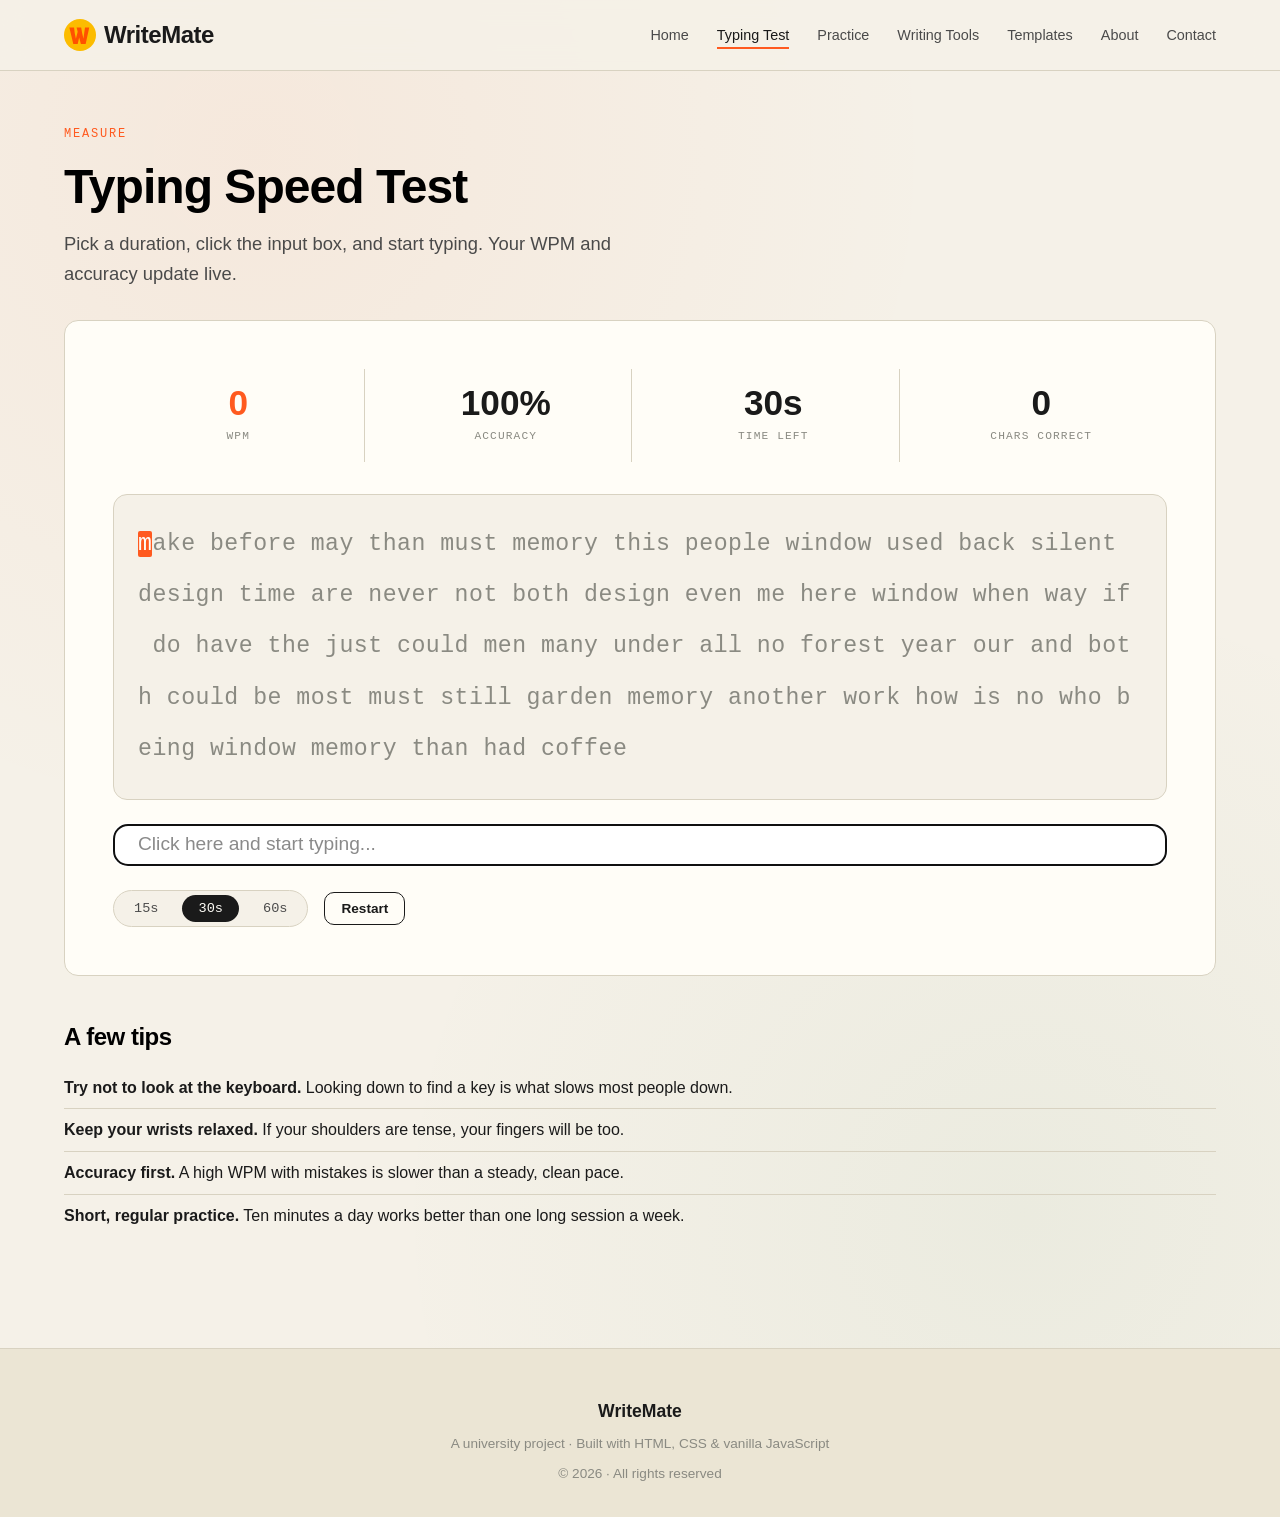
<file: typing-test.html>
<!DOCTYPE html>
<html lang="en">
<head>
  <meta charset="UTF-8" />
  <meta name="viewport" content="width=device-width, initial-scale=1.0" />
  <title>Typing Speed Test — WriteMate</title>
  <link rel="icon" type="image/svg+xml" href="images/logo.svg">
  <link rel="stylesheet" href="css/base.css" />
  <link rel="stylesheet" href="css/navbar.css" />
  <link rel="stylesheet" href="css/typing.css" />
  <link rel="stylesheet" href="css/responsive.css" />
</head>
<body>

  <nav class="nav">
    <div class="nav-inner">
      <a href="index.html" class="brand"><img src="images/logo.svg" alt="WriteMate logo" class="brand-logo">  WriteMate</a>
      <button class="nav-toggle" aria-label="Menu">☰</button>
      <ul class="nav-links">
        <li><a href="index.html">Home</a></li>
        <li><a href="typing-test.html">Typing Test</a></li>
        <li><a href="practice.html">Practice</a></li>
        <li><a href="tools.html">Writing Tools</a></li>
        <li><a href="templates.html">Templates</a></li>
        <li><a href="about.html">About</a></li>
        <li><a href="contact.html">Contact</a></li>
      </ul>
    </div>
  </nav>

  <section class="container">
    <div class="eyebrow">Measure</div>
    <h1 style="font-size:clamp(2rem,4vw,3rem);">Typing Speed Test</h1>
    <p class="lead" style="margin-top:1rem;">
      Pick a duration, click the input box, and start typing. Your WPM
      and accuracy update live.
    </p>

    <!-- TEST STAGE -->
    <div class="typing-stage">
      <!-- Stats -->
      <div class="typing-stats">
        <div class="stat-box">
          <div class="stat-num live" id="stat-wpm">0</div>
          <div class="stat-label">WPM</div>
        </div>
        <div class="stat-box">
          <div class="stat-num" id="stat-acc">100%</div>
          <div class="stat-label">Accuracy</div>
        </div>
        <div class="stat-box">
          <div class="stat-num" id="stat-time">30s</div>
          <div class="stat-label">Time left</div>
        </div>
        <div class="stat-box">
          <div class="stat-num" id="stat-chars">0</div>
          <div class="stat-label">Chars correct</div>
        </div>
      </div>

      <!-- Text -->
      <div class="typing-display" id="typing-display"></div>

      <!-- Input -->
      <input
        type="text"
        class="typing-input"
        id="typing-input"
        autocomplete="off"
        autocorrect="off"
        autocapitalize="off"
        spellcheck="false"
        placeholder="Click here and start typing..."
      />

      <!-- Controls -->
      <div class="test-controls">
        <div class="duration-pills">
          <button class="duration-pill" data-duration="15">15s</button>
          <button class="duration-pill active" data-duration="30">30s</button>
          <button class="duration-pill" data-duration="60">60s</button>
        </div>
        <button class="btn btn-ghost btn-small" id="btn-reset">Restart</button>
      </div>

      <!-- Result banner -->
      <div id="result-banner" style="display:none; margin-top:1.5rem; padding:1.25rem; background:var(--accent-soft); border-radius:8px;"></div>
    </div>

    <!-- Tips -->
    <div style="margin-top:3rem;">
      <h2 style="font-size:1.5rem;">A few tips</h2>
      <ul style="list-style:none; padding:0; margin-top:1rem;">
        <li style="padding:0.5rem 0; border-bottom:1px solid var(--line);"><strong>Try not to look at the keyboard.</strong> Looking down to find a key is what slows most people down.</li>
        <li style="padding:0.5rem 0; border-bottom:1px solid var(--line);"><strong>Keep your wrists relaxed.</strong> If your shoulders are tense, your fingers will be too.</li>
        <li style="padding:0.5rem 0; border-bottom:1px solid var(--line);"><strong>Accuracy first.</strong> A high WPM with mistakes is slower than a steady, clean pace.</li>
        <li style="padding:0.5rem 0;"><strong>Short, regular practice.</strong> Ten minutes a day works better than one long session a week.</li>
      </ul>
    </div>
  </section>

  <footer class="footer">
    <div class="footer-brand">WriteMate</div>
    <p>A university project · Built with HTML, CSS &amp; vanilla JavaScript</p>
    <p style="margin-top:0.5rem;">© <span data-year>2026</span> · All rights reserved</p>
  </footer>

  <script src="js/main.js"></script>
  <script src="js/typing.js"></script>
</body>
</html>
</file>
<file: css/base.css>
/* 
   WriteMate — Shared base design system
   Used by every page
 */


:root {
  --bg: #f5f1e8;
  --bg-deep: #ebe5d4;
  --paper: #fffdf7;
  --ink: #1a1a1a;
  --ink-soft: #4a4a4a;
  --ink-mute: #8a8a82;
  --line: #d8d2c1;
  --accent: #ff5a1f;
  --accent-soft: #ffe6dc;
  --good: #2f7a3d;
  --bad: #c33a3a;
  --shadow: 0 1px 0 rgba(0,0,0,0.04), 0 8px 24px -8px rgba(0,0,0,0.12);
  --radius: 14px;

  --serif: 'Fraunces', Georgia, serif;
  --sans: 'Inter', system-ui, sans-serif;
  --mono: 'JetBrains Mono', ui-monospace, monospace;
}

* {
  box-sizing: border-box;
  margin: 0;
  padding: 0;
}

html {
  scroll-behavior: smooth;
  width: 100%;
  max-width: 100%;
  overflow-x: hidden;
}

body {
  font-family: Arial, Helvetica, sans-serif;
  width: 100%;
  max-width: 100%;
  overflow-x: hidden;
  background: var(--bg);
  color: var(--ink);
  line-height: 1.6;
  min-height: 100vh;
  background-image:
    radial-gradient(circle at 20% 10%, rgba(255,90,31,0.06), transparent 40%),
    radial-gradient(circle at 80% 80%, rgba(47,122,61,0.05), transparent 40%);
}

img {
  max-width: 100%;
  display: block;
}

button {
  font-family: Arial, Helvetica, sans-serif;
  cursor: pointer;
  border: none;
  background: none;
}

a {
  color: inherit;
  text-decoration: none;
}

/* ---------- LAYOUT ---------- */
.container {
  max-width: 1200px;
  margin: 0 auto;
  padding: 3rem 1.5rem;
}

.container-narrow {
  max-width: 800px;
  margin: 0 auto;
  padding: 3rem 1.5rem;
}

.eyebrow {
  font-family: var(--mono);
  font-size: 0.75rem;
  letter-spacing: 0.15em;
  text-transform: uppercase;
  color: var(--accent);
  margin-bottom: 1rem;
  display: inline-block;
}

/* Make every big heading Arial Bold and black */
h1,
h2,
h3,
h4,
h5,
h6,
.hero-title,
.page-title,
.section-title,
.card-title {
  font-family: Arial, Helvetica, sans-serif;
  font-weight: 700;
  color: #000;
  letter-spacing: -0.02em;
  line-height: 1.1;
}

h1 {
  font-size: clamp(2.5rem, 6vw, 4.5rem);
}

h2 {
  font-size: clamp(1.8rem, 4vw, 2.6rem);
  margin-bottom: 1rem;
}

h3 {
  font-size: 1.3rem;
  margin-bottom: 0.5rem;
}

.lead {
  font-size: 1.15rem;
  color: var(--ink-soft);
  max-width: 60ch;
}

/* ---------- BUTTONS ---------- */
.btn {
  font-family: Arial, Helvetica, sans-serif;
  display: inline-flex;
  align-items: center;
  gap: 0.5rem;
  padding: 0.85rem 1.5rem;
  border-radius: 10px;
  font-weight: 600;
  font-size: 0.95rem;
  transition: transform 0.15s ease, box-shadow 0.2s, background 0.2s;
  cursor: pointer;
}

.btn-primary {
  background: var(--ink);
  color: var(--paper);
}

.btn-primary:hover {
  background: var(--accent);
  transform: translateY(-2px);
}

.btn-ghost {
  border: 1.5px solid var(--ink);
  color: var(--ink);
  background: transparent;
}

.btn-ghost:hover {
  background: var(--ink);
  color: var(--paper);
}

.btn-small {
  padding: 0.5rem 1rem;
  font-size: 0.85rem;
}

/* ---------- CARDS ---------- */
.card {
  background: var(--paper);
  border: 1px solid var(--line);
  border-radius: var(--radius);
  padding: 2rem;
  box-shadow: var(--shadow);
  transition: transform 0.25s, box-shadow 0.25s;
}

.card:hover {
  transform: translateY(-4px);
  box-shadow: 0 1px 0 rgba(0,0,0,0.04), 0 20px 40px -10px rgba(0,0,0,0.15);
}

.grid-3 {
  display: grid;
  grid-template-columns: repeat(auto-fit, minmax(280px, 1fr));
  gap: 1.5rem;
}

.grid-2 {
  display: grid;
  grid-template-columns: repeat(auto-fit, minmax(320px, 1fr));
  gap: 1.5rem;
}

/* ---------- FOOTER ---------- */
.footer {
  border-top: 1px solid var(--line);
  margin-top: 4rem;
  padding: 3rem 1.5rem 2rem;
  text-align: center;
  font-size: 0.85rem;
  color: var(--ink-mute);
  background: var(--bg-deep);
}

.footer-brand {
  font-family: Arial, Helvetica, sans-serif;
  font-weight: 700;
  font-size: 1.1rem;
  color: var(--ink);
  margin-bottom: 0.5rem;
}

/* ---------- FORM FONT + PLACEHOLDERS ---------- */
input,
textarea,
select,
button {
  font-family: Arial, Helvetica, sans-serif;
}

input::placeholder,
textarea::placeholder {
  font-family: Arial, Helvetica, sans-serif;
  font-weight: 400;
  color: #8a8a8a;
}

/* ---------- SAFE TEXT WRAPPING ---------- */
.practice-target,
.typing-display,
.tool-output,
.essay-preview {
  max-width: 100%;
  overflow-wrap: anywhere;
  word-break: break-word;
}

/* ---------- ALERT / TOAST ---------- */
.toast {
  position: fixed;
  bottom: 2rem;
  left: 50%;
  transform: translateX(-50%) translateY(120%);
  background: var(--ink);
  color: var(--paper);
  padding: 0.85rem 1.5rem;
  border-radius: 999px;
  font-size: 0.9rem;
  font-family: var(--mono);
  z-index: 1000;
  transition: transform 0.3s;
  box-shadow: 0 12px 32px rgba(0,0,0,0.2);
}

.toast.show {
  transform: translateX(-50%) translateY(0);
}

/* ---------- ANIMATIONS ---------- */
.fade-up {
  animation: fadeUp 0.6s ease backwards;
}

@keyframes fadeUp {
  from {
    opacity: 0;
    transform: translateY(20px);
  }
  to {
    opacity: 1;
    transform: translateY(0);
  }
}

.fade-up:nth-child(1) { animation-delay: 0.05s; }
.fade-up:nth-child(2) { animation-delay: 0.15s; }
.fade-up:nth-child(3) { animation-delay: 0.25s; }
.fade-up:nth-child(4) { animation-delay: 0.35s; }
</file>
<file: css/navbar.css>
/* 
   NAVIGATION
   */

.nav {
  position: sticky;
  top: 0;
  z-index: 100;
  background: rgba(245, 241, 232, 0.85);
  backdrop-filter: blur(12px);
  -webkit-backdrop-filter: blur(12px);
  border-bottom: 1px solid var(--line);
}

.nav-inner {
  max-width: 1200px;
  margin: 0 auto;
  padding: 1rem 1.5rem;
  display: flex;
  align-items: center;
  justify-content: space-between;
  gap: 2rem;
}

.brand {
  font-family: Arial, Helvetica, sans-serif;
  font-weight: 900;
  font-size: 1.5rem;
  letter-spacing: -0.02em;
  display: flex;
  align-items: center;
  gap: 0.5rem;
}

.brand-dot {
  width: 10px;
  height: 10px;
  background: var(--accent);
  border-radius: 50%;
  display: inline-block;
}

.nav-links {
  display: flex;
  gap: 1.75rem;
  list-style: none;
  align-items: center;
}

.nav-links a {
  font-size: 0.9rem;
  font-weight: 500;
  color: var(--ink-soft);
  transition: color 0.2s;
  position: relative;
}

.nav-links a:hover {
  color: var(--ink);
}

.nav-links a.active {
  color: var(--ink);
}

.nav-links a.active::after {
  content: '';
  position: absolute;
  bottom: -6px;
  left: 0;
  right: 0;
  height: 2px;
  background: var(--accent);
}

.nav-toggle {
  display: none;
  font-size: 1.5rem;
  color: var(--ink);
}
</file>
<file: css/home.css>
/* 
   HOME PAGE
 */

/* ---------- HERO ---------- */
.hero {
  padding: 5rem 1.5rem 4rem;
  max-width: 1200px;
  margin: 0 auto;
  position: relative;
  display: grid;
  grid-template-columns: 1fr 480px;
  align-items: center;
  gap: 3rem;
}

.hero-left {
  min-width: 0;
}

.hero-right {
  display: flex;
  justify-content: center;
  align-items: center;
}

.hero-svg-box {
  width: 100%;
  max-width: 480px;
  min-height: 360px;
  border-radius: 32px;
  background: #fffaf2;
  border: 1px solid #eadcc8;
  box-shadow: 0 24px 70px rgba(17, 24, 39, 0.08);
  overflow: hidden;
  align-content: center;
}

.hero-svg-box img {
  width: 100%;
  height: auto;
  display: block;
  object-fit: contain;
}

.hero h1 .accent {
  color: var(--accent);
  font-style: italic;
  font-weight: 400;
}

.hero-actions {
  display: flex;
  gap: 1rem;
  margin-top: 2rem;
  flex-wrap: wrap;
}

.hero-meta {
  display: flex;
  gap: 2rem;
  margin-top: 3rem;
  flex-wrap: wrap;
  font-family: var(--mono);
  font-size: 0.8rem;
  color: var(--ink-mute);
  letter-spacing: 0.08em;
  text-transform: uppercase;
}

.hero-meta span::before {
  content: "";
  display: inline-block;
  width: 7px;
  height: 7px;
  margin-right: 10px;
  background-color: var(--accent);
  transform: rotate(45deg);
  vertical-align: middle;
}

/* ---------- FEATURE LIST ---------- */
.feature-num {
  font-family: var(--mono);
  font-size: 0.75rem;
  color: var(--accent);
  margin-bottom: 0.75rem;
}
</file>
<file: css/responsive.css>
/* 
   RESPONSIVE STYLES
   Keeping this file linked last on every page
    */

@media (max-width: 900px) {
  .hero {
    grid-template-columns: 1fr;
    gap: 2rem;
  }

  /* Image comes first, left text moves below */
  .hero-right {
    order: 1;
  }

  .hero-left {
    order: 2;
    text-align: center;
  }

  .hero-actions {
    justify-content: center;
  }

  .hero-meta {
    justify-content: center;
  }

  .hero-svg-box {
    max-width: 420px;
    margin: 0 auto;
  }
}

@media (max-width: 768px) {
  .nav-toggle {
    display: block;
  }

  .nav-links {
    position: absolute;
    top: 100%;
    left: 0;
    right: 0;
    background: var(--bg);
    flex-direction: column;
    padding: 1.5rem;
    border-bottom: 1px solid var(--line);
    display: none;
    gap: 1rem;
  }

  .nav-links.open {
    display: flex;
  }

  .hero {
    padding: 3rem 1.5rem 2rem;
  }

  .container {
    padding: 2rem 1.5rem;
  }

  .typing-stats {
    grid-template-columns: repeat(2, 1fr);
  }

  .stat-box {
    border-right: none;
  }

  .stat-box:nth-child(2n+1) {
    border-right: 1px solid var(--line);
  }

  .typing-display {
    font-size: 1.1rem;
    line-height: 1.9;
  }

  .practice-target {
    font-size: 1.25rem;
    letter-spacing: 0.08em;
    padding: 1.25rem;
  }

  .keyboard {
    padding: 1rem;
  }

  .key {
    min-width: 28px;
    height: 36px;
    font-size: 0.65rem;
    padding: 0 0.3rem;
  }

  .key.wide {
    min-width: 44px;
  }

  .key.xwide {
    min-width: 54px;
  }

  .key.space {
    min-width: 140px;
  }
}

@media (max-width: 520px) {
  .hero {
    padding-left: 1rem;
    padding-right: 1rem;
  }

  .hero-svg-box {
    max-width: 320px;
    min-height: auto;
  }

  .hero-left h1 {
    font-size: 2.4rem;
  }

  .hero-actions {
    flex-direction: column;
    align-items: center;
  }

  .hero-actions .btn {
    width: 100%;
    max-width: 280px;
    text-align: center;
  }

  .hero-meta {
    flex-direction: column;
    gap: 0.75rem;
  }
}
</file>
<file: css/about.css>
/* 
   ABOUT PAGE */

.timeline {
  position: relative;
  padding-left: 2rem;
  margin: 2rem 0;
}

.timeline::before {
  content: '';
  position: absolute;
  left: 0;
  top: 8px;
  bottom: 8px;
  width: 2px;
  background: var(--line);
}

.timeline-item {
  position: relative;
  padding-bottom: 2rem;
}

.timeline-item::before {
  content: '';
  position: absolute;
  left: -2.4rem;
  top: 8px;
  width: 12px;
  height: 12px;
  background: var(--accent);
  border-radius: 50%;
  border: 3px solid var(--bg);
}

.timeline-date {
  font-family: var(--mono);
  font-size: 0.75rem;
  color: var(--accent);
  letter-spacing: 0.1em;
  text-transform: uppercase;
  margin-bottom: 0.25rem;
}
</file>
<file: css/contact.css>
.contact-layout {
    display: grid;
    grid-template-columns: 0.9fr 1.1fr;
    gap: 1.5rem;
    align-items: start;
  }
  
  .contact-info p {
    color: var(--ink-soft);
    margin-bottom: 1.5rem;
  }
  
  .contact-detail {
    padding: 1rem 0;
    border-bottom: 1px solid var(--line);
    display: flex;
    flex-direction: column;
    gap: 0.25rem;
  }
  
  .contact-detail:last-child {
    border-bottom: none;
  }
  
  .contact-detail strong {
    color: var(--ink);
  }
  
  .contact-detail span {
    color: var(--ink-soft);
  }
  
  .contact-form-card form {
    margin-top: 1.5rem;
  }
  
  .form-group {
    margin-bottom: 1.25rem;
  }
  
  .form-group label {
    display: block;
    font-family: var(--mono);
    font-size: 0.75rem;
    text-transform: uppercase;
    letter-spacing: 0.1em;
    color: var(--ink-soft);
    margin-bottom: 0.5rem;
  }
  
  .form-group input,
  .form-group textarea {
    width: 100%;
    padding: 0.9rem 1rem;
    border: 1px solid var(--line);
    border-radius: 10px;
    background: var(--bg);
    color: var(--ink);
    font-size: 1rem;
    outline: none;
    transition: border 0.2s, box-shadow 0.2s;
  }
  
  .form-group textarea {
    min-height: 150px;
    resize: vertical;
  }
  
  .form-group input:focus,
  .form-group textarea:focus {
    border-color: var(--accent);
    box-shadow: 0 0 0 3px rgba(255, 90, 31, 0.12);
  }
  
  .error-message {
    display: block;
    min-height: 18px;
    margin-top: 0.35rem;
    color: var(--bad);
    font-size: 0.8rem;
  }
  
  #form-status {
    margin-top: 1rem;
    font-weight: 700;
  }
  
  #form-status.success {
    color: var(--good);
  }
  
  #form-status.error {
    color: var(--bad);
  }
  
  @media (max-width: 850px) {
    .contact-layout {
      grid-template-columns: 1fr;
    }
  }
</file>
<file: css/practice.css>
/* 
   PRACTICE PAGE
    */

.keyboard {
  display: flex;
  flex-direction: column;
  align-items: center;
  gap: 8px;
  padding: 1.5rem;
  background: var(--paper);
  border-radius: var(--radius);
  border: 1px solid var(--line);
  margin: 2rem 0;
  max-width: 100%;
  overflow-x: auto;
  overflow-y: hidden;
}

.keyboard-row {
  display: flex;
  gap: 6px;
  max-width: 100%;
  flex-wrap: nowrap;
}

.key {
  min-width: 44px;
  height: 50px;
  padding: 0 0.6rem;
  background: var(--bg);
  border: 1px solid var(--line);
  border-bottom: 3px solid var(--line);
  border-radius: 6px;
  display: flex;
  align-items: center;
  justify-content: center;
  font-family: var(--mono);
  font-size: 0.85rem;
  font-weight: 500;
  color: var(--ink-soft);
  transition: all 0.08s;
}

.key.wide {
  min-width: 72px;
}

.key.xwide {
  min-width: 96px;
}

.key.space {
  min-width: 300px;
}

.key.active {
  background: var(--accent);
  color: var(--paper);
  border-color: var(--accent);
  transform: translateY(2px);
  border-bottom-width: 1px;
}

.key.target {
  background: var(--accent-soft);
  border-color: var(--accent);
  color: var(--accent);
}

.key.lf { background: rgba(255, 90, 31, 0.08); }
.key.lr { background: rgba(255, 90, 31, 0.16); }
.key.lm { background: rgba(255, 90, 31, 0.24); }
.key.li { background: rgba(255, 90, 31, 0.32); }
.key.ri { background: rgba(47, 122, 61, 0.32); }
.key.rm { background: rgba(47, 122, 61, 0.24); }
.key.rr { background: rgba(47, 122, 61, 0.16); }
.key.rf { background: rgba(47, 122, 61, 0.08); }

.practice-target {
  font-family: var(--mono);
  font-size: clamp(1.4rem, 4vw, 2.5rem);
  text-align: center;
  letter-spacing: 0.12em;
  padding: 2rem;
  background: var(--paper);
  border-radius: var(--radius);
  border: 1px solid var(--line);
  margin-bottom: 1.5rem;
  color: var(--ink-mute);
  max-width: 100%;
  overflow-wrap: anywhere;
  word-break: break-word;
  white-space: normal;
}

.practice-target span {
  display: inline-block;
}

.practice-target .pending {
  color: var(--ink-mute);
}

.practice-target .done {
  color: var(--good);
}

.practice-target .current {
  color: var(--accent);
  position: relative;
}

.practice-target .current::after {
  content: '';
  position: absolute;
  bottom: -8px;
  left: 0;
  right: 0;
  height: 3px;
  background: var(--accent);
  border-radius: 2px;
}

.lesson-pills {
  display: flex;
  gap: 0.5rem;
  flex-wrap: wrap;
  margin-bottom: 1.5rem;
}

.lesson-pill {
  padding: 0.5rem 1rem;
  border-radius: 999px;
  border: 1px solid var(--line);
  background: var(--paper);
  font-size: 0.85rem;
  color: var(--ink-soft);
  font-family: var(--mono);
  transition: all 0.2s;
}

.lesson-pill:hover {
  border-color: var(--ink);
}

.lesson-pill.active {
  background: var(--ink);
  color: var(--paper);
  border-color: var(--ink);
}
#practice-input {
  width: 100%;
  height: 15px;
  padding: 1.25rem 1.5rem;
  font-size: 1.2rem;
  line-height: 1.6;
  border-radius: 14px;
  border: solid;
  border-width: 1px;

}
.typing-input {
  border: 1px solid #ddd;
  outline: none;
}

.typing-input:focus {
  border-color: #ff4000;
  outline: none;
  box-shadow: 0 0 0 1px rgb(255, 64, 0);
}
</file>
<file: css/templates.css>
/* 
   TEMPLATES / ESSAY HELPER PAGE
   */

.template-grid {
  display: grid;
  grid-template-columns: repeat(auto-fit, minmax(260px, 1fr));
  gap: 1.25rem;
  margin: 2rem 0;
}

.template-card {
  background: var(--paper);
  border: 1px solid var(--line);
  border-radius: var(--radius);
  padding: 1.5rem;
  cursor: pointer;
  transition: all 0.2s;
  position: relative;
  overflow: hidden;
}

.template-card::before {
  content: '';
  position: absolute;
  top: 0;
  left: 0;
  width: 100%;
  height: 4px;
  background: var(--accent);
  transform: translateX(-100%);
  transition: transform 0.3s;
}

.template-card:hover::before {
  transform: translateX(0);
}

.template-card:hover {
  transform: translateY(-3px);
  box-shadow: var(--shadow);
}

.template-card.selected {
  border-color: var(--accent);
  background: var(--accent-soft);
}

.template-icon {
  width: 44px;
  height: 44px;
  background: var(--bg);
  border-radius: 10px;
  display: flex;
  align-items: center;
  justify-content: center;
  font-size: 1.4rem;
  margin-bottom: 1rem;
}

.template-meta {
  font-family: var(--mono);
  font-size: 0.7rem;
  text-transform: uppercase;
  letter-spacing: 0.1em;
  color: var(--ink-mute);
  margin-top: 0.5rem;
}

.essay-builder {
  background: var(--paper);
  border: 1px solid var(--line);
  border-radius: var(--radius);
  padding: 2rem;
  margin-top: 2rem;
}

.essay-section {
  margin-bottom: 1.5rem;
}

.essay-section label {
  display: block;
  font-family: var(--mono);
  font-size: 0.75rem;
  text-transform: uppercase;
  letter-spacing: 0.1em;
  color: var(--ink-soft);
  margin-bottom: 0.5rem;
}

.essay-section input,
.essay-section textarea {
  width: 100%;
  padding: 0.75rem 1rem;
  font-size: 1rem;
  background: var(--bg);
  border: 1px solid var(--line);
  border-radius: 8px;
  outline: none;
  transition: border 0.2s;
  font-family: inherit;
}

.essay-section input:focus,
.essay-section textarea:focus {
  border-color: var(--accent);
}

.essay-section textarea {
  min-height: 100px;
  resize: vertical;
  font-family: var(--serif);
}

.essay-preview {
  background: var(--paper);
  border-left: 4px solid var(--accent);
  padding: 2rem;
  font-family: var(--serif);
  font-size: 1.05rem;
  line-height: 1.8;
  margin-top: 1.5rem;
  border-radius: 4px;
  white-space: pre-wrap;
}
</file>
<file: css/tools.css>
/* 
   WRITING TOOLS PAGE
   */

.tool-tabs {
  display: flex;
  gap: 0.5rem;
  margin-bottom: 1.5rem;
  border-bottom: 1px solid var(--line);
  overflow-x: auto;
}

.tool-tab {
  padding: 0.75rem 1.25rem;
  font-family: var(--mono);
  font-size: 0.85rem;
  color: var(--ink-mute);
  border-bottom: 2px solid transparent;
  margin-bottom: -1px;
  white-space: nowrap;
  transition: all 0.2s;
}

.tool-tab:hover {
  color: var(--ink);
}

.tool-tab.active {
  color: var(--accent);
  border-bottom-color: var(--accent);
}

.tool-panel {
  display: none;
}

.tool-panel.active {
  display: block;
}

textarea.tool-input {
  width: 100%;
  min-height: 220px;
  padding: 1.25rem;
  font-family: var(--serif);
  font-size: 1.1rem;
  line-height: 1.7;
  background: var(--paper);
  border: 1px solid var(--line);
  border-radius: var(--radius);
  outline: none;
  resize: vertical;
  color: var(--ink);
}

textarea.tool-input:focus {
  border-color: var(--accent);
}

.tool-stats {
  display: grid;
  grid-template-columns: repeat(auto-fit, minmax(120px, 1fr));
  gap: 0;
  margin: 1.5rem 0;
  background: var(--paper);
  border: 1px solid var(--line);
  border-radius: var(--radius);
  overflow: hidden;
}

.tool-stat {
  padding: 1rem;
  text-align: center;
  border-right: 1px solid var(--line);
}

.tool-stat:last-child {
  border-right: none;
}

.tool-stat-num {
  font-family: Arial, Helvetica, sans-serif;
  font-size: 1.6rem;
  font-weight: 700;
}

.tool-stat-label {
  font-family: var(--mono);
  font-size: 0.7rem;
  text-transform: uppercase;
  letter-spacing: 0.08em;
  color: var(--ink-mute);
  margin-top: 0.25rem;
}

.tool-actions {
  display: flex;
  gap: 0.75rem;
  flex-wrap: wrap;
  margin: 1rem 0;
  font-family: Arial, Helvetica, sans-serif;
}

.tool-output {
  background: var(--paper);
  border: 1px solid var(--line);
  border-radius: var(--radius);
  padding: 1.25rem;
  min-height: 80px;
  font-family: var(--mono);
  font-size: 0.95rem;
  line-height: 1.6;
  white-space: pre-wrap;
  word-wrap: break-word;
}

.tool-output.empty {
  color: var(--ink-mute);
  font-style: italic;
}
.essay-section{
  display: flex;
flex-direction: column;
}
#lorem-count{
  width: 50px;
  height: 30px;
  background-color: transparent;
  border: solid;
  border-width: 1px;
  border-color: grey;
  border-radius: 4px;
  
}
</file>
<file: css/typing.css>
/* 
   TYPING TEST PAGE
    */

   .typing-stage {
    background: var(--paper);
    border-radius: var(--radius);
    padding: 3rem;
    border: 1px solid var(--line);
    margin-top: 2rem;
  }

.typing-stats {
  display: grid;
  grid-template-columns: repeat(4, 1fr);
  gap: 1rem;
  margin-bottom: 2rem;
}

.stat-box {
  text-align: center;
  padding: 1rem;
  border-right: 1px solid var(--line);
}

.stat-box:last-child {
  border-right: none;
}

.stat-num {
  font-family: Arial, Helvetica, sans-serif;
  font-size: 2.2rem;
  font-weight: 700;
  color: var(--ink);
  line-height: 1;
}

.stat-num.live {
  color: var(--accent);
}

.stat-label {
  font-family: var(--mono);
  font-size: 0.7rem;
  text-transform: uppercase;
  letter-spacing: 0.1em;
  color: var(--ink-mute);
  margin-top: 0.5rem;
}

.typing-display {
  font-family: var(--mono);
  font-size: 1.45rem;
  line-height: 2.2;
  letter-spacing: 0.02em;
  user-select: none;
  margin-bottom: 1.5rem;

  min-height: 260px;
  max-height: 360px;
  overflow-y: auto;

  padding: 1.5rem;
  background: var(--bg);
  border: 1px solid var(--line);
  border-radius: var(--radius);
  position: relative;
}

.typing-display .char {
  color: var(--ink-mute);
  transition: color 0.1s;
}

.typing-display .char.correct {
  color: var(--ink);
}

.typing-display .char.incorrect {
  color: var(--bad);
  background: rgba(195,58,58,0.1);
  border-radius: 2px;
}

.typing-display .char.current {
  background: var(--accent);
  color: var(--paper);
  border-radius: 2px;
  animation: blink 0.8s infinite;
}

@keyframes blink {
  0%, 100% {
    opacity: 1;
  }
  50% {
    opacity: 0.6;
  }
}


.typing-input:focus {
  border-color: var(--accent);
}

.test-controls {
  display: flex;
  gap: 1rem;
  flex-wrap: wrap;
  align-items: center;
  margin-top: 1.5rem;
}

.duration-pills {
  display: flex;
  gap: 0.5rem;
  background: var(--bg);
  padding: 4px;
  border-radius: 999px;
  border: 1px solid var(--line);
}

.duration-pill {
  padding: 0.4rem 1rem;
  border-radius: 999px;
  font-family: var(--mono);
  font-size: 0.85rem;
  color: var(--ink-soft);
  transition: all 0.2s;
}

.duration-pill.active {
  background: var(--ink);
  color: var(--paper);
}
#typing-input {
  width: 100%;
  height: 15px;
  padding: 1.25rem 1.5rem;
  font-size: 1.2rem;
  line-height: 1.6;
  border-radius: 14px;
  border: solid;
  border-width: 1px;
}
</file>
